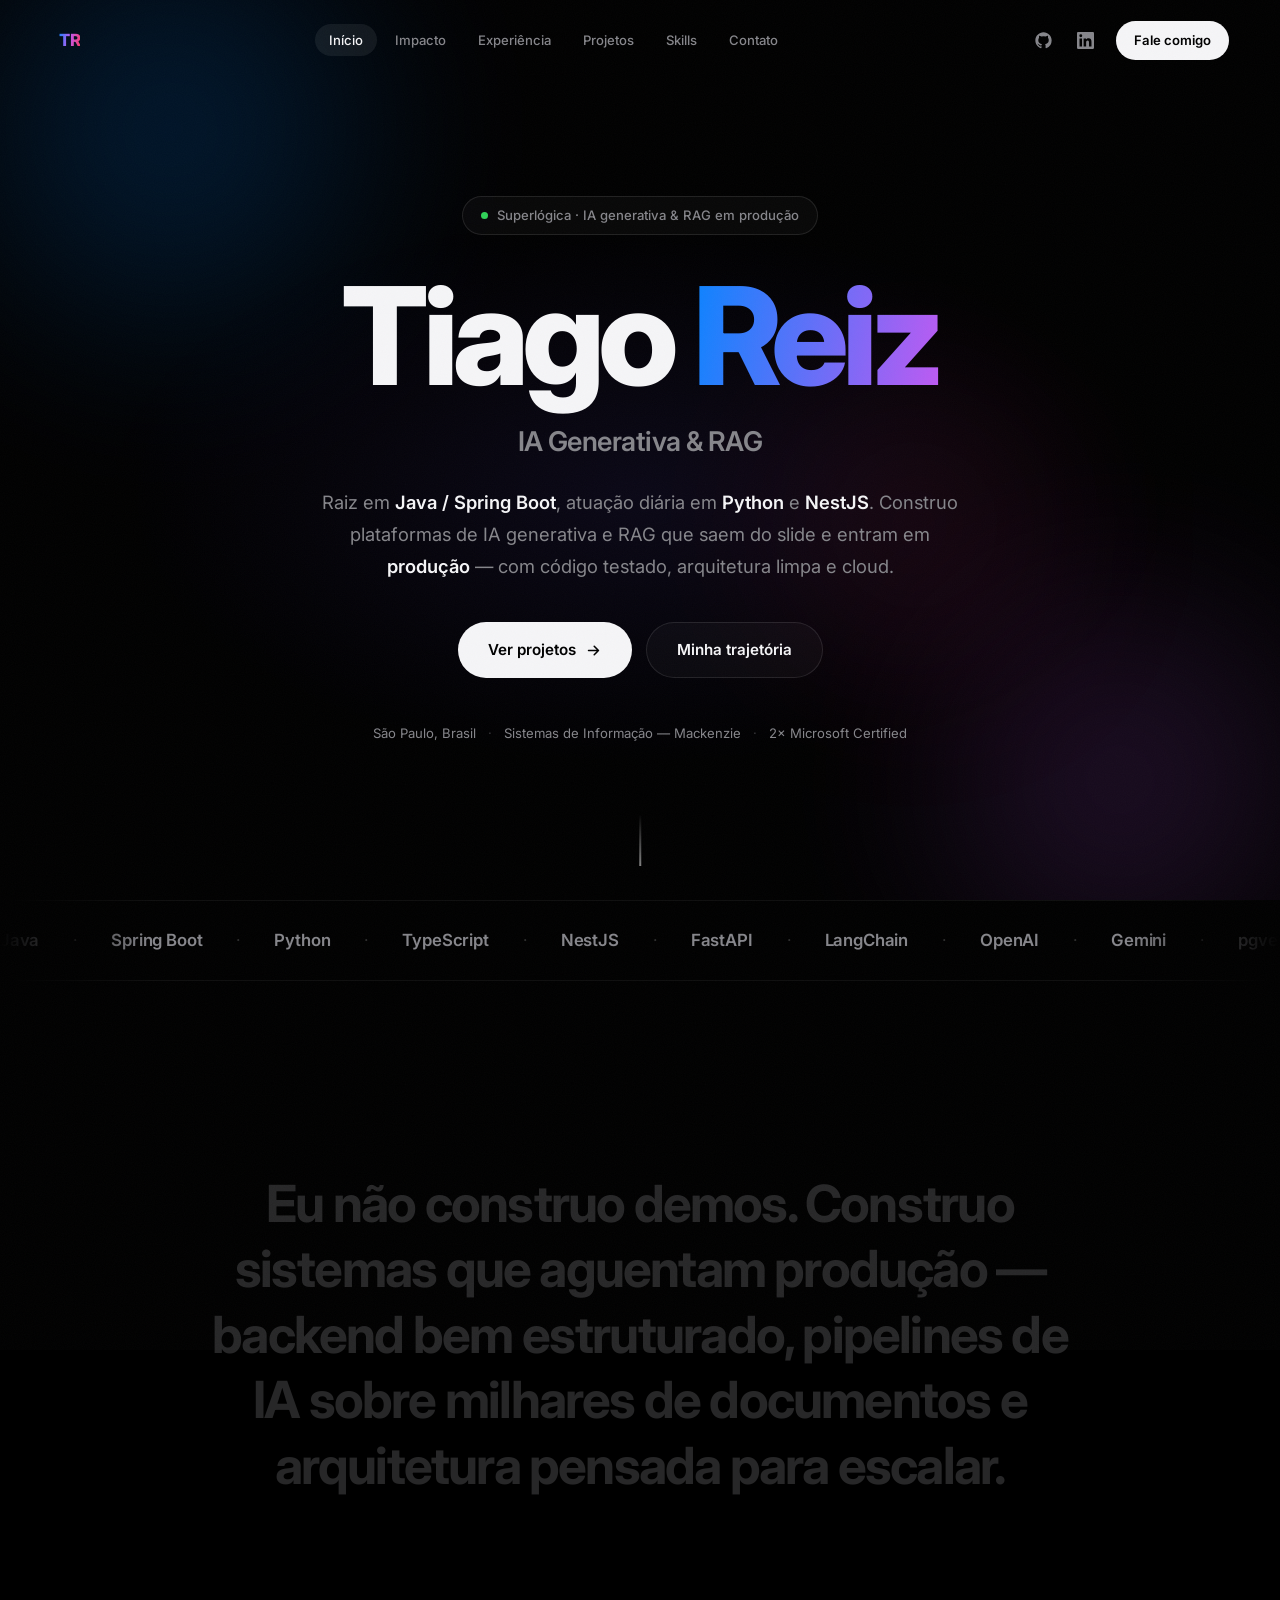
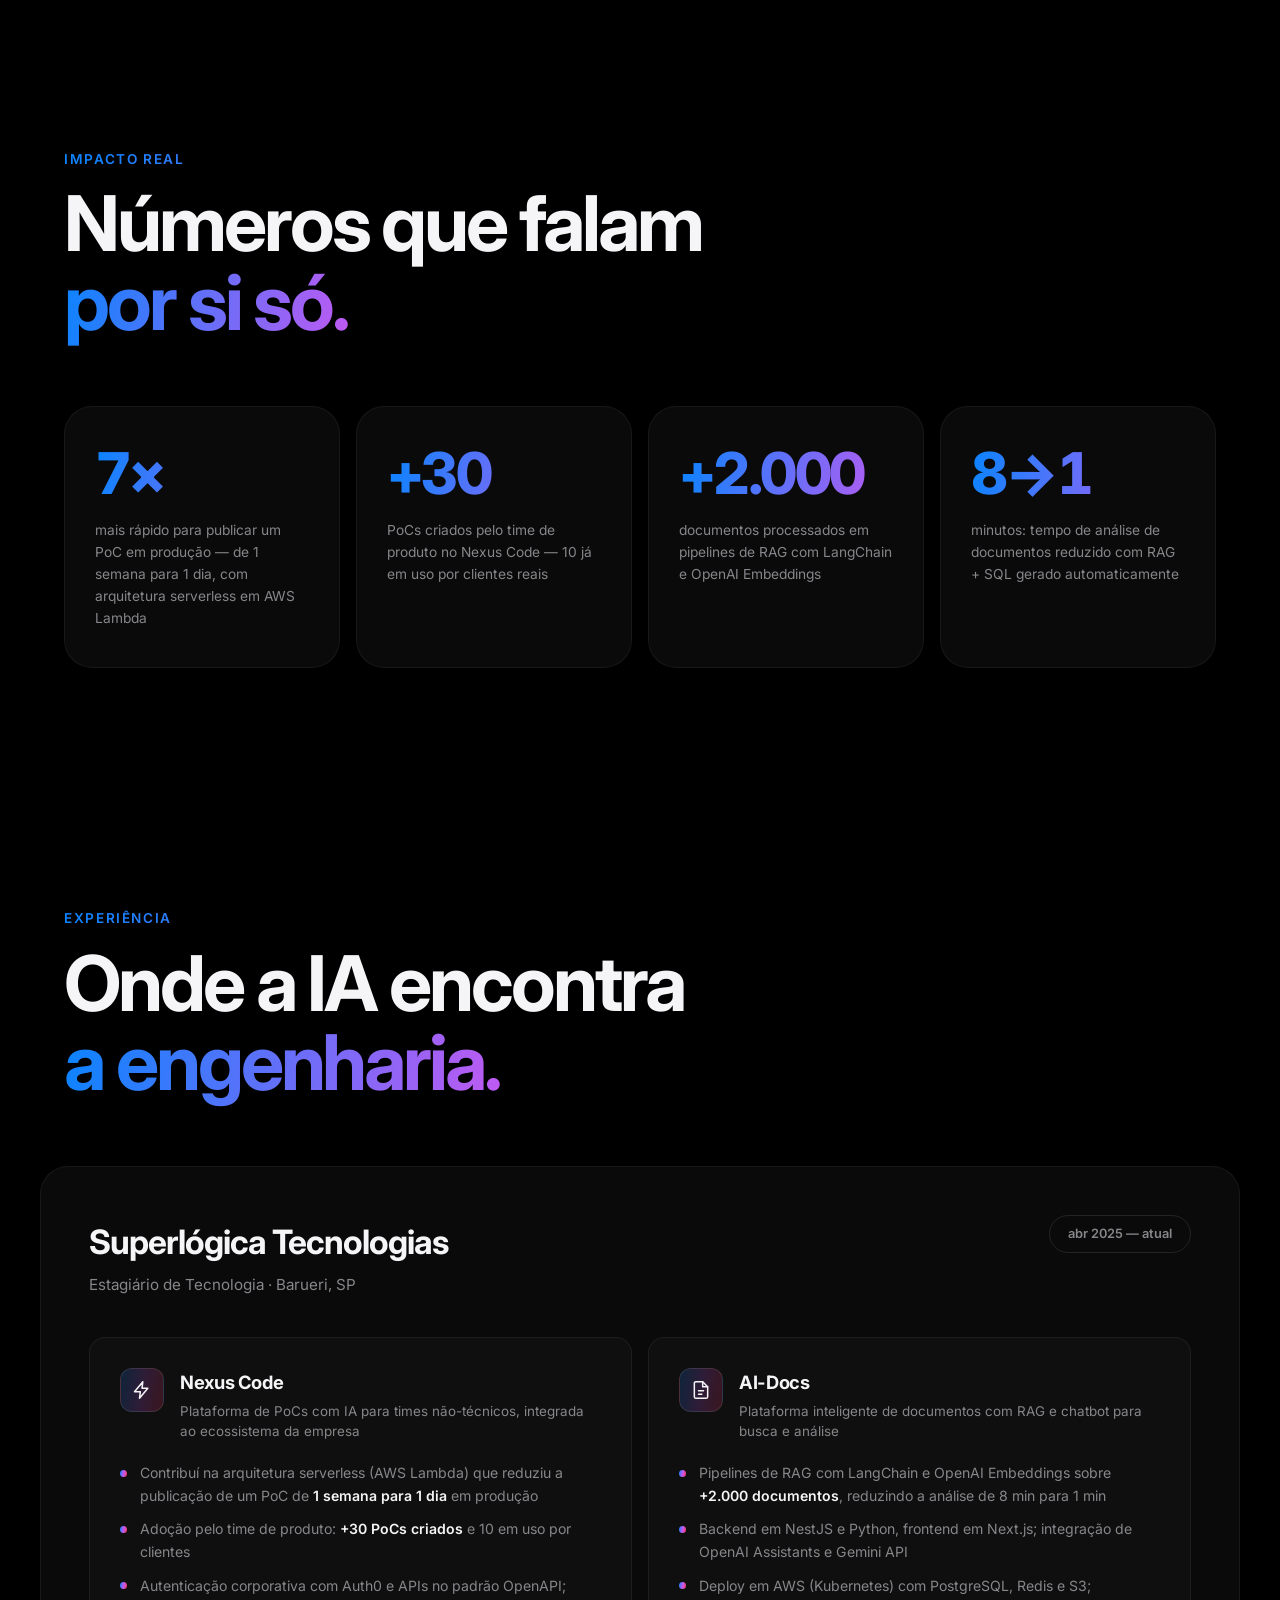
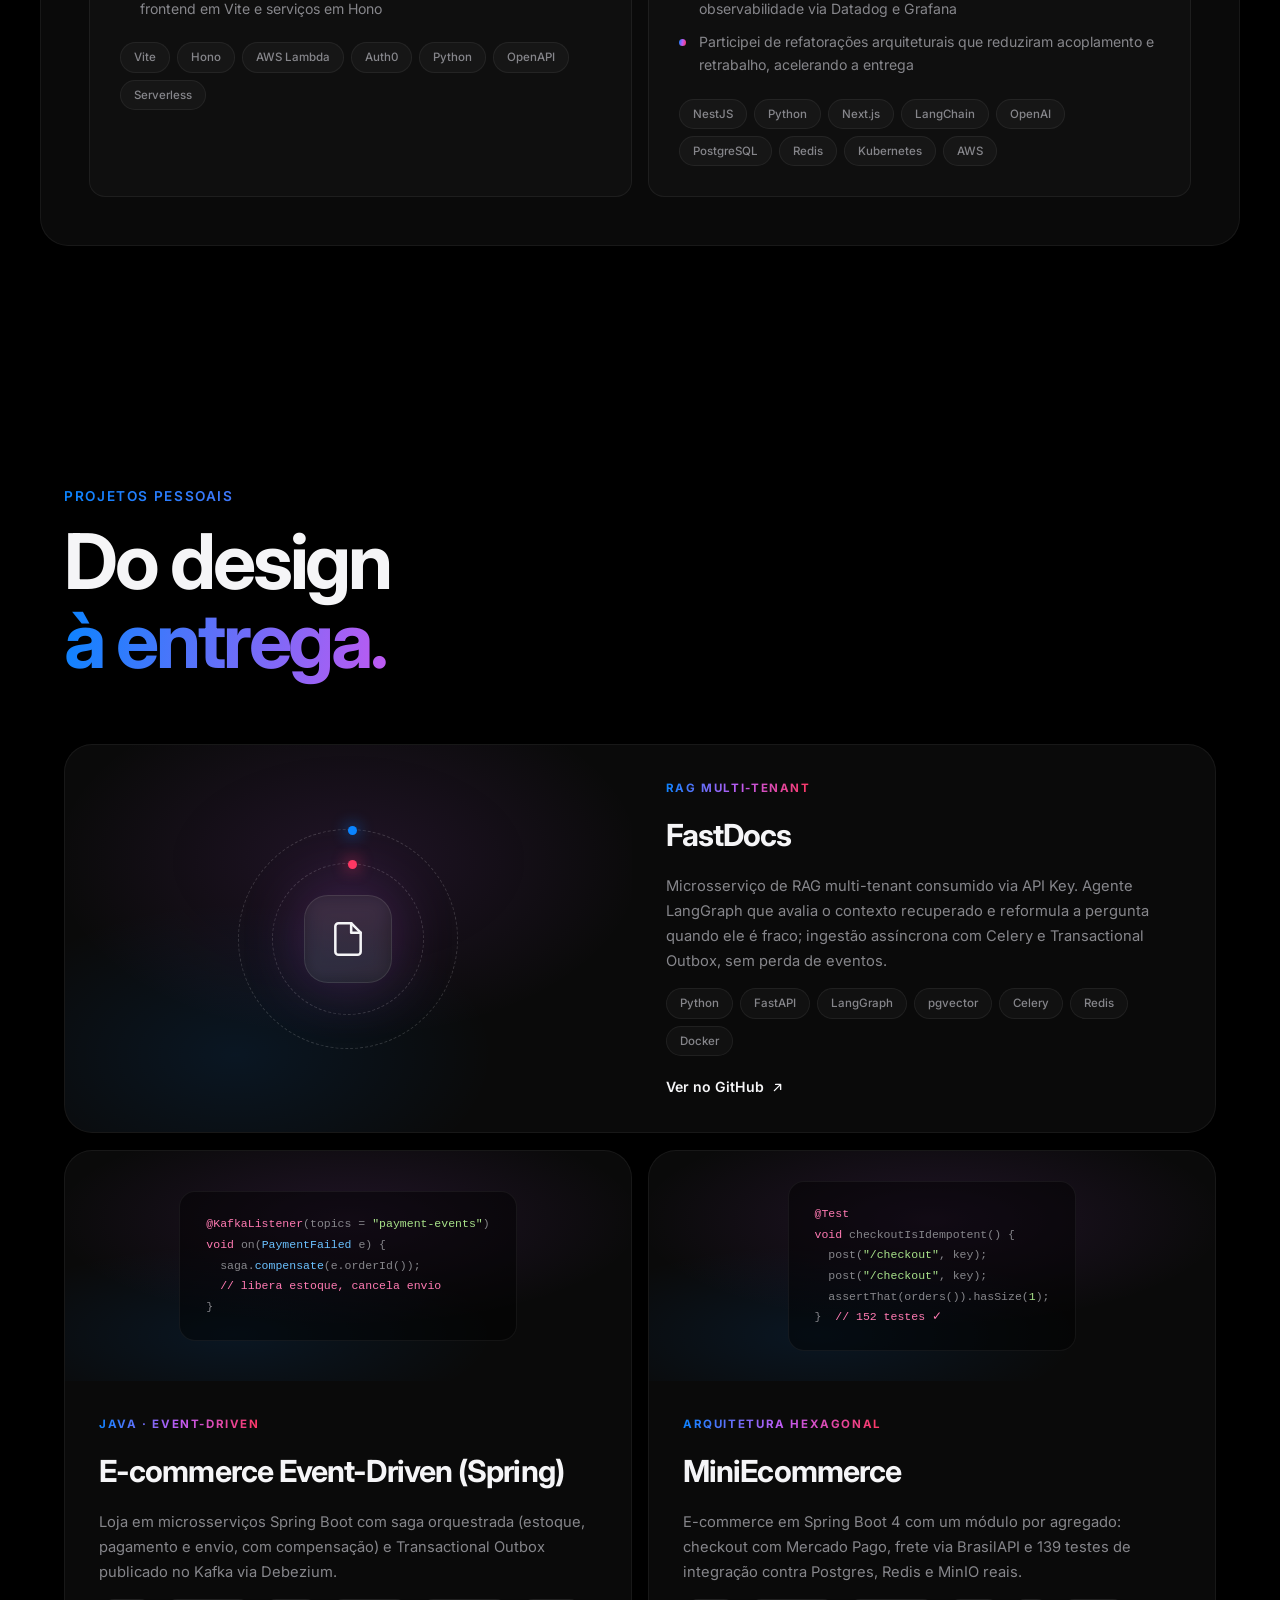
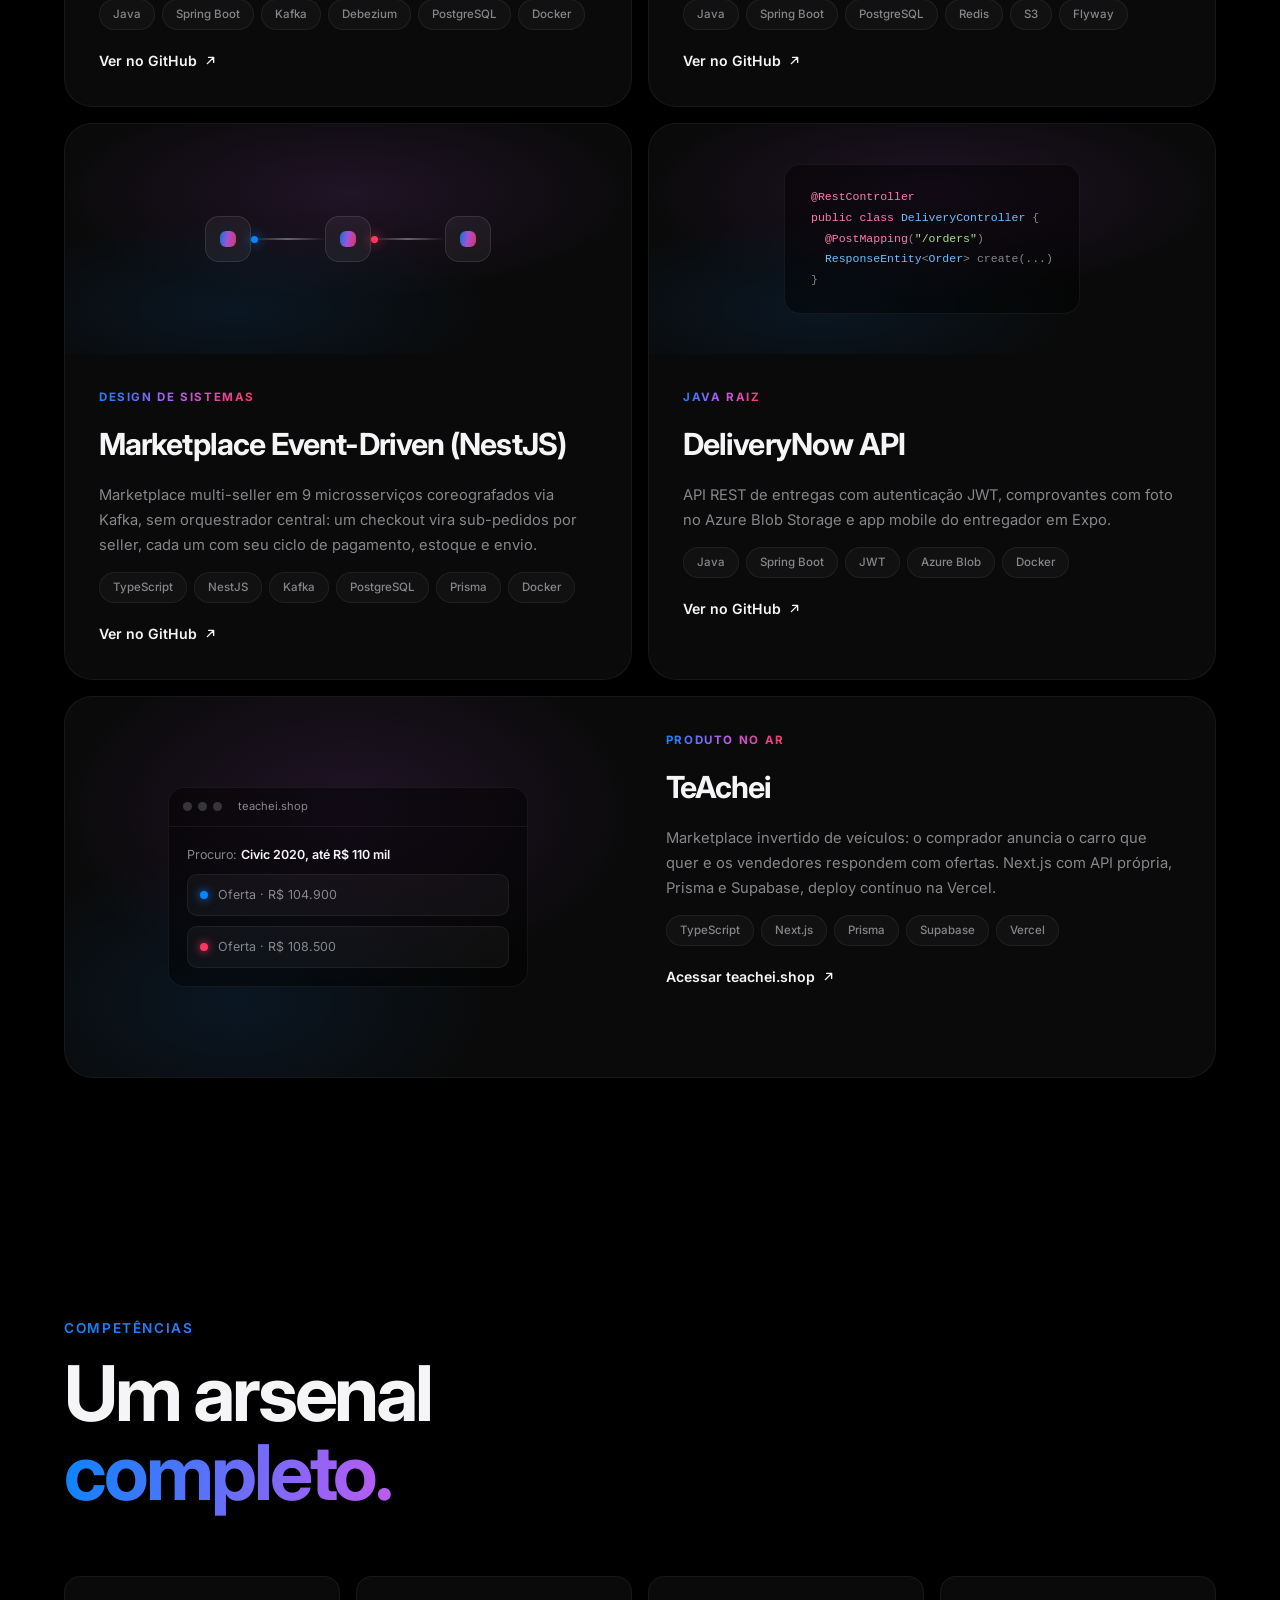
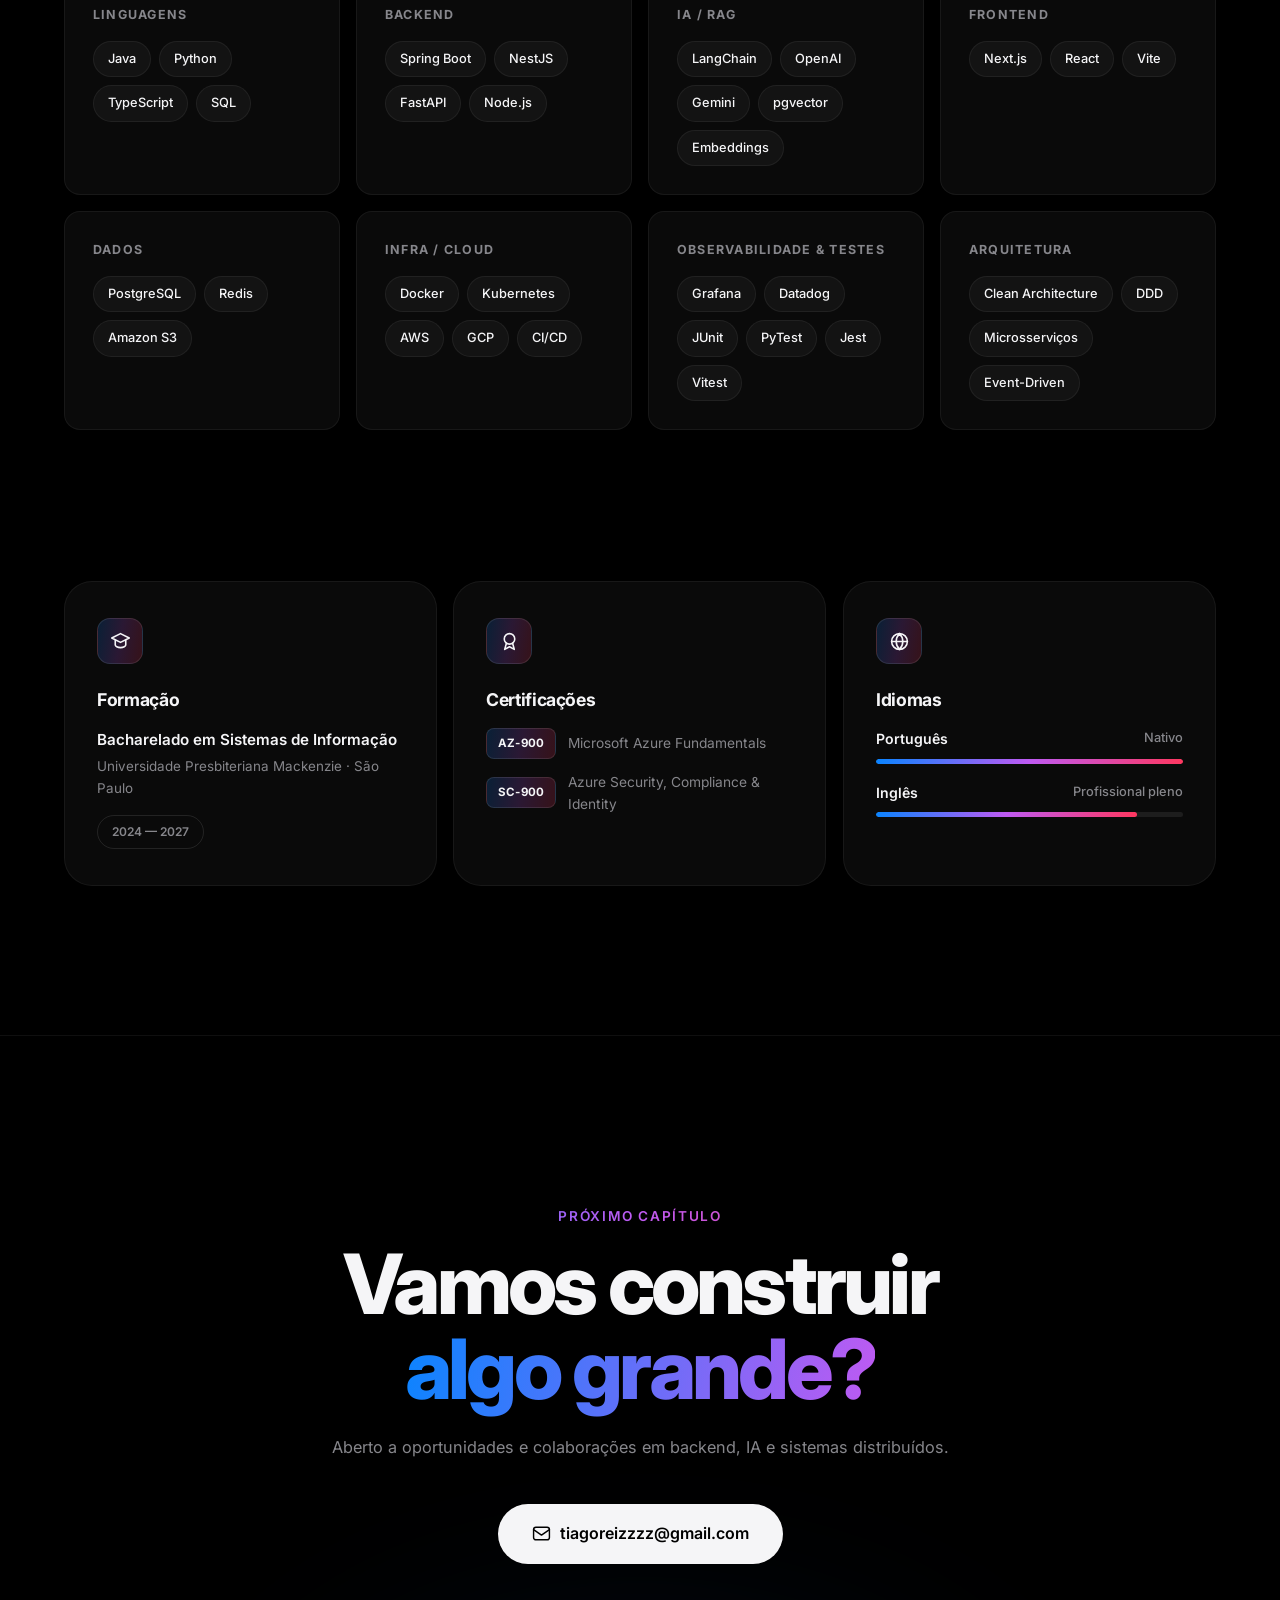
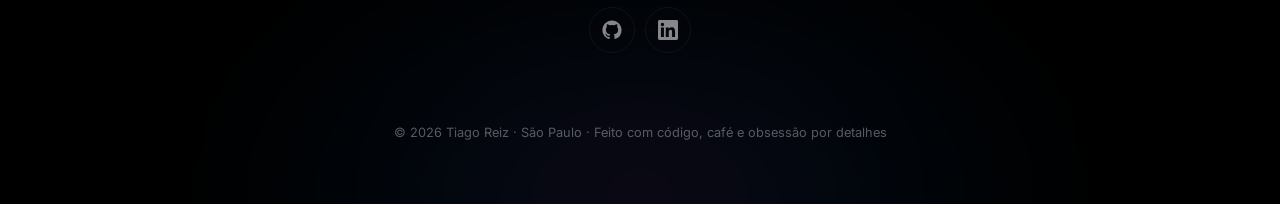
<file: index.html>
<!DOCTYPE html>
<html lang="pt-BR">
<head>
  <meta charset="UTF-8" />
  <meta name="viewport" content="width=device-width, initial-scale=1.0" />
  <title>Tiago Reiz — Backend · IA/RAG · Sistemas Distribuídos</title>
  <meta name="description" content="Portfolio de Tiago Reiz — Backend, IA generativa e RAG em produção. Java, Spring Boot, Python, NestJS, LangChain, AWS, Docker e Kubernetes." />
  <meta property="og:title" content="Tiago Reiz — Backend · IA/RAG · Sistemas Distribuídos" />
  <meta property="og:description" content="Backend bem estruturado e plataformas de IA generativa em produção. Java · Python · TypeScript · LangChain · AWS." />
  <meta property="og:type" content="website" />
  <link rel="icon" href="data:image/svg+xml,%3Csvg xmlns='http://www.w3.org/2000/svg' viewBox='0 0 64 64'%3E%3Cdefs%3E%3ClinearGradient id='g' x1='0' y1='0' x2='1' y2='1'%3E%3Cstop offset='0' stop-color='%230a84ff'/%3E%3Cstop offset='.5' stop-color='%23bf5af2'/%3E%3Cstop offset='1' stop-color='%23ff375f'/%3E%3C/linearGradient%3E%3C/defs%3E%3Crect width='64' height='64' rx='14' fill='%23000'/%3E%3Ctext x='32' y='42' font-family='-apple-system,Helvetica,Arial' font-size='26' font-weight='700' text-anchor='middle' fill='url(%23g)'%3ETR%3C/text%3E%3C/svg%3E" />
  <link rel="preconnect" href="https://fonts.googleapis.com" />
  <link rel="preconnect" href="https://fonts.gstatic.com" crossorigin />
  <link href="https://fonts.googleapis.com/css2?family=Inter:opsz,wght@14..32,300..900&display=swap" rel="stylesheet" />
  <link rel="stylesheet" href="style.css" />
</head>
<body>

  <!-- Scroll progress -->
  <div id="scroll-progress" aria-hidden="true"></div>

  <!-- Custom cursor -->
  <div id="cursor" aria-hidden="true"></div>
  <div id="cursor-follower" aria-hidden="true"></div>

  <!-- Grain overlay -->
  <div id="grain" aria-hidden="true"></div>

  <!-- ===== NAV ===== -->
  <header id="header">
    <nav id="nav">
      <a href="#inicio" id="logo" aria-label="Início">
        <span class="logo-mark">TR</span>
      </a>

      <ul id="nav-links">
        <li><a href="#inicio" class="nav-link">Início</a></li>
        <li><a href="#impacto" class="nav-link">Impacto</a></li>
        <li><a href="#experiencia" class="nav-link">Experiência</a></li>
        <li><a href="#projetos" class="nav-link">Projetos</a></li>
        <li><a href="#skills" class="nav-link">Skills</a></li>
        <li><a href="#contato" class="nav-link">Contato</a></li>
      </ul>

      <div class="nav-actions">
        <a href="https://github.com/TiagoAReiz" class="icon-link" target="_blank" rel="noopener" aria-label="GitHub">
          <svg viewBox="0 0 24 24" fill="currentColor"><path d="M12 .5C5.65.5.5 5.65.5 12c0 5.08 3.29 9.39 7.86 10.91.58.11.79-.25.79-.55v-2.17c-3.2.7-3.87-1.36-3.87-1.36-.52-1.33-1.28-1.68-1.28-1.68-1.04-.71.08-.7.08-.7 1.15.08 1.76 1.19 1.76 1.19 1.03 1.75 2.69 1.25 3.34.95.1-.74.4-1.25.72-1.54-2.55-.29-5.24-1.28-5.24-5.68 0-1.26.45-2.28 1.19-3.09-.12-.29-.52-1.46.11-3.05 0 0 .97-.31 3.18 1.18a11.1 11.1 0 0 1 5.8 0c2.2-1.49 3.17-1.18 3.17-1.18.63 1.59.23 2.76.11 3.05.74.81 1.19 1.83 1.19 3.09 0 4.41-2.69 5.38-5.26 5.66.41.36.78 1.05.78 2.13v3.16c0 .3.21.67.8.55A11.51 11.51 0 0 0 23.5 12C23.5 5.65 18.35.5 12 .5Z"/></svg>
        </a>
        <a href="https://www.linkedin.com/in/tiago-reiz-075a702b3" class="icon-link" target="_blank" rel="noopener" aria-label="LinkedIn">
          <svg viewBox="0 0 24 24" fill="currentColor"><path d="M20.45 20.45h-3.55v-5.57c0-1.33-.03-3.04-1.85-3.04-1.86 0-2.14 1.45-2.14 2.94v5.67H9.35V9h3.41v1.56h.05c.48-.9 1.64-1.85 3.37-1.85 3.6 0 4.27 2.37 4.27 5.46v6.28ZM5.34 7.43a2.06 2.06 0 1 1 0-4.12 2.06 2.06 0 0 1 0 4.12ZM7.12 20.45H3.55V9h3.57v11.45ZM22.22 0H1.77C.79 0 0 .77 0 1.73v20.54C0 23.23.79 24 1.77 24h20.45c.98 0 1.78-.77 1.78-1.73V1.73C24 .77 23.2 0 22.22 0Z"/></svg>
        </a>
        <a href="mailto:tiagoreizzzz@gmail.com" class="nav-cta magnetic">Fale comigo</a>
      </div>

      <button id="mobile-menu-btn" aria-label="Abrir menu" aria-expanded="false">
        <span></span><span></span>
      </button>
    </nav>
  </header>

  <!-- Mobile menu -->
  <div id="mobile-menu" aria-hidden="true">
    <ul>
      <li><a href="#inicio" class="mobile-link">Início</a></li>
      <li><a href="#impacto" class="mobile-link">Impacto</a></li>
      <li><a href="#experiencia" class="mobile-link">Experiência</a></li>
      <li><a href="#projetos" class="mobile-link">Projetos</a></li>
      <li><a href="#skills" class="mobile-link">Skills</a></li>
      <li><a href="#contato" class="mobile-link">Contato</a></li>
    </ul>
    <div class="mobile-social">
      <a href="https://github.com/TiagoAReiz" target="_blank" rel="noopener" aria-label="GitHub">GitHub</a>
      <a href="https://www.linkedin.com/in/tiago-reiz-075a702b3" target="_blank" rel="noopener" aria-label="LinkedIn">LinkedIn</a>
    </div>
  </div>

  <!-- ===== HERO ===== -->
  <section id="inicio">
    <div class="hero-bg" aria-hidden="true">
      <div class="aurora aurora-1"></div>
      <div class="aurora aurora-2"></div>
      <div class="aurora aurora-3"></div>
      <div class="hero-glow"></div>
    </div>

    <div id="hero-content">
      <p class="hero-eyebrow" data-hero>
        <span class="status-dot"></span>
        Superlógica · IA generativa &amp; RAG em produção
      </p>

      <h1 id="hero-name" aria-label="Tiago Reiz">
        <span class="word" data-hero>Tiago</span>
        <span class="word grad" data-hero>Reiz</span>
      </h1>

      <div class="hero-roles" data-hero aria-live="polite">
        <span id="role-rotator" class="role">Backend Engineer</span>
      </div>

      <p class="hero-sub" data-hero>
        Raiz em <strong>Java / Spring Boot</strong>, atuação diária em <strong>Python</strong> e <strong>NestJS</strong>.
        Construo plataformas de IA generativa e RAG que saem do slide e entram em <strong>produção</strong> —
        com código testado, arquitetura limpa e cloud.
      </p>

      <div class="hero-cta" data-hero>
        <a href="#projetos" class="btn-primary magnetic">Ver projetos
          <svg viewBox="0 0 24 24" fill="none" stroke="currentColor" stroke-width="2.2" stroke-linecap="round" stroke-linejoin="round"><path d="M5 12h14M13 6l6 6-6 6"/></svg>
        </a>
        <a href="#experiencia" class="btn-secondary magnetic">Minha trajetória</a>
      </div>

      <div class="hero-meta" data-hero>
        <span>São Paulo, Brasil</span>
        <span class="dot">·</span>
        <span>Sistemas de Informação — Mackenzie</span>
        <span class="dot">·</span>
        <span>2× Microsoft Certified</span>
      </div>
    </div>

    <div class="scroll-indicator" aria-hidden="true">
      <div class="scroll-line"></div>
    </div>
  </section>

  <!-- ===== TECH MARQUEE ===== -->
  <div class="marquee" aria-hidden="true">
    <div class="marquee-track">
      <div class="marquee-group">
        <span>Java</span><i>·</i><span>Spring Boot</span><i>·</i><span>Python</span><i>·</i><span>TypeScript</span><i>·</i><span>NestJS</span><i>·</i><span>FastAPI</span><i>·</i><span>LangChain</span><i>·</i><span>OpenAI</span><i>·</i><span>Gemini</span><i>·</i><span>pgvector</span><i>·</i><span>PostgreSQL</span><i>·</i><span>Redis</span><i>·</i><span>Kafka</span><i>·</i><span>Docker</span><i>·</i><span>Kubernetes</span><i>·</i><span>AWS</span><i>·</i><span>GCP</span><i>·</i><span>Next.js</span><i>·</i>
      </div>
      <div class="marquee-group">
        <span>Java</span><i>·</i><span>Spring Boot</span><i>·</i><span>Python</span><i>·</i><span>TypeScript</span><i>·</i><span>NestJS</span><i>·</i><span>FastAPI</span><i>·</i><span>LangChain</span><i>·</i><span>OpenAI</span><i>·</i><span>Gemini</span><i>·</i><span>pgvector</span><i>·</i><span>PostgreSQL</span><i>·</i><span>Redis</span><i>·</i><span>Kafka</span><i>·</i><span>Docker</span><i>·</i><span>Kubernetes</span><i>·</i><span>AWS</span><i>·</i><span>GCP</span><i>·</i><span>Next.js</span><i>·</i>
      </div>
    </div>
  </div>

  <!-- ===== STATEMENT (scroll-lit text) ===== -->
  <section id="statement">
    <p id="statement-text">
      Eu não construo demos. Construo <em>sistemas</em> que aguentam produção —
      backend bem estruturado, pipelines de <em>IA</em> sobre milhares de documentos
      e arquitetura pensada para <em>escalar</em>.
    </p>
  </section>

  <!-- ===== IMPACT / STATS ===== -->
  <section id="impacto">
    <div class="section-header">
      <p class="section-eyebrow reveal">Impacto real</p>
      <h2 class="section-title reveal">Números que falam<br /><span class="grad">por si só.</span></h2>
    </div>

    <div class="stats-grid">
      <div class="stat-card spotlight reveal">
        <div class="stat-value"><span class="count" data-target="7">0</span>×</div>
        <p class="stat-label">mais rápido para publicar um PoC em produção — de 1 semana para 1 dia, com arquitetura serverless em AWS Lambda</p>
      </div>
      <div class="stat-card spotlight reveal" data-delay="1">
        <div class="stat-value">+<span class="count" data-target="30">0</span></div>
        <p class="stat-label">PoCs criados pelo time de produto no Nexus Code — 10 já em uso por clientes reais</p>
      </div>
      <div class="stat-card spotlight reveal" data-delay="2">
        <div class="stat-value">+<span class="count" data-target="2000">0</span></div>
        <p class="stat-label">documentos processados em pipelines de RAG com LangChain e OpenAI Embeddings</p>
      </div>
      <div class="stat-card spotlight reveal" data-delay="3">
        <div class="stat-value"><span class="count" data-target="8">0</span>→1</div>
        <p class="stat-label">minutos: tempo de análise de documentos reduzido com RAG + SQL gerado automaticamente</p>
      </div>
    </div>
  </section>

  <!-- ===== EXPERIENCE ===== -->
  <section id="experiencia">
    <div class="section-header">
      <p class="section-eyebrow reveal">Experiência</p>
      <h2 class="section-title reveal">Onde a IA encontra<br /><span class="grad">a engenharia.</span></h2>
    </div>

    <div class="xp-card spotlight reveal">
      <div class="xp-head">
        <div>
          <h3>Superlógica Tecnologias</h3>
          <p class="xp-role">Estagiário de Tecnologia · Barueri, SP</p>
        </div>
        <span class="xp-date">abr 2025 — atual</span>
      </div>

      <div class="xp-products">
        <article class="xp-product">
          <div class="xp-product-head">
            <span class="xp-product-icon" aria-hidden="true">
              <svg viewBox="0 0 24 24" fill="none" stroke="currentColor" stroke-width="1.8" stroke-linecap="round" stroke-linejoin="round"><path d="M13 2 3 14h7l-1 8 10-12h-7l1-8Z"/></svg>
            </span>
            <div>
              <h4>Nexus Code</h4>
              <p>Plataforma de PoCs com IA para times não-técnicos, integrada ao ecossistema da empresa</p>
            </div>
          </div>
          <ul class="xp-bullets">
            <li>Contribuí na arquitetura serverless (AWS Lambda) que reduziu a publicação de um PoC de <strong>1 semana para 1 dia</strong> em produção</li>
            <li>Adoção pelo time de produto: <strong>+30 PoCs criados</strong> e 10 em uso por clientes</li>
            <li>Autenticação corporativa com Auth0 e APIs no padrão OpenAPI; frontend em Vite e serviços em Hono</li>
          </ul>
          <div class="tags">
            <span class="tag">Vite</span><span class="tag">Hono</span><span class="tag">AWS Lambda</span><span class="tag">Auth0</span><span class="tag">Python</span><span class="tag">OpenAPI</span><span class="tag">Serverless</span>
          </div>
        </article>

        <article class="xp-product">
          <div class="xp-product-head">
            <span class="xp-product-icon" aria-hidden="true">
              <svg viewBox="0 0 24 24" fill="none" stroke="currentColor" stroke-width="1.8" stroke-linecap="round" stroke-linejoin="round"><path d="M14 2H6a2 2 0 0 0-2 2v16a2 2 0 0 0 2 2h12a2 2 0 0 0 2-2V8Z"/><path d="M14 2v6h6M9 13h6M9 17h4"/></svg>
            </span>
            <div>
              <h4>AI-Docs</h4>
              <p>Plataforma inteligente de documentos com RAG e chatbot para busca e análise</p>
            </div>
          </div>
          <ul class="xp-bullets">
            <li>Pipelines de RAG com LangChain e OpenAI Embeddings sobre <strong>+2.000 documentos</strong>, reduzindo a análise de 8 min para 1 min</li>
            <li>Backend em NestJS e Python, frontend em Next.js; integração de OpenAI Assistants e Gemini API</li>
            <li>Deploy em AWS (Kubernetes) com PostgreSQL, Redis e S3; observabilidade via Datadog e Grafana</li>
            <li>Participei de refatorações arquiteturais que reduziram acoplamento e retrabalho, acelerando a entrega</li>
          </ul>
          <div class="tags">
            <span class="tag">NestJS</span><span class="tag">Python</span><span class="tag">Next.js</span><span class="tag">LangChain</span><span class="tag">OpenAI</span><span class="tag">PostgreSQL</span><span class="tag">Redis</span><span class="tag">Kubernetes</span><span class="tag">AWS</span>
          </div>
        </article>
      </div>
    </div>
  </section>

  <!-- ===== PROJECTS (bento) ===== -->
  <section id="projetos">
    <div class="section-header">
      <p class="section-eyebrow reveal">Projetos pessoais</p>
      <h2 class="section-title reveal">Do design<br /><span class="grad">à entrega.</span></h2>
    </div>

    <div class="bento">

      <a href="https://github.com/TiagoAReiz/fastdocs" target="_blank" rel="noopener" class="bento-card bento-lg spotlight tilt reveal">
        <div class="bento-visual visual-fastdocs" aria-hidden="true">
          <div class="visual-orbit">
            <span class="orbit-ring"></span>
            <span class="orbit-ring r2"></span>
            <span class="orbit-core">
              <svg viewBox="0 0 24 24" fill="none" stroke="currentColor" stroke-width="1.6" stroke-linecap="round" stroke-linejoin="round"><path d="M14 2H6a2 2 0 0 0-2 2v16a2 2 0 0 0 2 2h12a2 2 0 0 0 2-2V8Z"/><path d="M14 2v6h6"/></svg>
            </span>
          </div>
        </div>
        <div class="bento-info">
          <span class="bento-kicker">RAG multi-tenant</span>
          <h3>FastDocs</h3>
          <p>Microsserviço de RAG multi-tenant consumido via API Key. Agente LangGraph que avalia o contexto recuperado e reformula a pergunta quando ele é fraco; ingestão assíncrona com Celery e Transactional Outbox, sem perda de eventos.</p>
          <div class="tags">
            <span class="tag">Python</span><span class="tag">FastAPI</span><span class="tag">LangGraph</span><span class="tag">pgvector</span><span class="tag">Celery</span><span class="tag">Redis</span><span class="tag">Docker</span>
          </div>
          <span class="bento-link">Ver no GitHub
            <svg viewBox="0 0 24 24" fill="none" stroke="currentColor" stroke-width="2.2" stroke-linecap="round" stroke-linejoin="round"><path d="M7 17 17 7M9 7h8v8"/></svg>
          </span>
        </div>
      </a>

      <a href="https://github.com/TiagoAReiz/ecommerce-event-driven-spring" target="_blank" rel="noopener" class="bento-card spotlight tilt reveal" data-delay="1">
        <div class="bento-visual visual-java" aria-hidden="true">
          <pre class="code-visual"><code><span class="c-kw">@KafkaListener</span>(topics = <span class="c-st">"payment-events"</span>)
<span class="c-kw">void</span> on(<span class="c-ty">PaymentFailed</span> e) {
  saga.<span class="c-ty">compensate</span>(e.orderId());
  <span class="c-kw">// libera estoque, cancela envio</span>
}</code></pre>
        </div>
        <div class="bento-info">
          <span class="bento-kicker">Java · Event-driven</span>
          <h3>E-commerce Event-Driven (Spring)</h3>
          <p>Loja em microsserviços Spring Boot com saga orquestrada (estoque, pagamento e envio, com compensação) e Transactional Outbox publicado no Kafka via Debezium.</p>
          <div class="tags">
            <span class="tag">Java</span><span class="tag">Spring Boot</span><span class="tag">Kafka</span><span class="tag">Debezium</span><span class="tag">PostgreSQL</span><span class="tag">Docker</span>
          </div>
          <span class="bento-link">Ver no GitHub
            <svg viewBox="0 0 24 24" fill="none" stroke="currentColor" stroke-width="2.2" stroke-linecap="round" stroke-linejoin="round"><path d="M7 17 17 7M9 7h8v8"/></svg>
          </span>
        </div>
      </a>

      <a href="https://github.com/TiagoAReiz/MiniEcommerce-Spring-boot" target="_blank" rel="noopener" class="bento-card spotlight tilt reveal" data-delay="2">
        <div class="bento-visual visual-java" aria-hidden="true">
          <pre class="code-visual"><code><span class="c-kw">@Test</span>
<span class="c-kw">void</span> checkoutIsIdempotent() {
  post(<span class="c-st">"/checkout"</span>, key);
  post(<span class="c-st">"/checkout"</span>, key);
  assertThat(orders()).hasSize(<span class="c-st">1</span>);
}  <span class="c-kw">// 152 testes ✓</span></code></pre>
        </div>
        <div class="bento-info">
          <span class="bento-kicker">Arquitetura hexagonal</span>
          <h3>MiniEcommerce</h3>
          <p>E-commerce em Spring Boot 4 com um módulo por agregado: checkout com Mercado Pago, frete via BrasilAPI e 139 testes de integração contra Postgres, Redis e MinIO reais.</p>
          <div class="tags">
            <span class="tag">Java</span><span class="tag">Spring Boot</span><span class="tag">PostgreSQL</span><span class="tag">Redis</span><span class="tag">S3</span><span class="tag">Flyway</span>
          </div>
          <span class="bento-link">Ver no GitHub
            <svg viewBox="0 0 24 24" fill="none" stroke="currentColor" stroke-width="2.2" stroke-linecap="round" stroke-linejoin="round"><path d="M7 17 17 7M9 7h8v8"/></svg>
          </span>
        </div>
      </a>

      <a href="https://github.com/TiagoAReiz/Ecommerce-Event-Driven" target="_blank" rel="noopener" class="bento-card spotlight tilt reveal" data-delay="1">
        <div class="bento-visual visual-events" aria-hidden="true">
          <div class="event-flow">
            <span class="event-node"></span>
            <span class="event-stream"></span>
            <span class="event-node n2"></span>
            <span class="event-stream s2"></span>
            <span class="event-node n3"></span>
          </div>
        </div>
        <div class="bento-info">
          <span class="bento-kicker">Design de sistemas</span>
          <h3>Marketplace Event-Driven (NestJS)</h3>
          <p>Marketplace multi-seller em 9 microsserviços coreografados via Kafka, sem orquestrador central: um checkout vira sub-pedidos por seller, cada um com seu ciclo de pagamento, estoque e envio.</p>
          <div class="tags">
            <span class="tag">TypeScript</span><span class="tag">NestJS</span><span class="tag">Kafka</span><span class="tag">PostgreSQL</span><span class="tag">Prisma</span><span class="tag">Docker</span>
          </div>
          <span class="bento-link">Ver no GitHub
            <svg viewBox="0 0 24 24" fill="none" stroke="currentColor" stroke-width="2.2" stroke-linecap="round" stroke-linejoin="round"><path d="M7 17 17 7M9 7h8v8"/></svg>
          </span>
        </div>
      </a>

      <a href="https://github.com/TiagoAReiz/DeliveryNow-Api" target="_blank" rel="noopener" class="bento-card spotlight tilt reveal" data-delay="2">
        <div class="bento-visual visual-java" aria-hidden="true">
          <pre class="code-visual"><code><span class="c-kw">@RestController</span>
<span class="c-kw">public class</span> <span class="c-ty">DeliveryController</span> {
  <span class="c-kw">@PostMapping</span>(<span class="c-st">"/orders"</span>)
  <span class="c-ty">ResponseEntity</span>&lt;<span class="c-ty">Order</span>&gt; create(...)
}</code></pre>
        </div>
        <div class="bento-info">
          <span class="bento-kicker">Java raiz</span>
          <h3>DeliveryNow API</h3>
          <p>API REST de entregas com autenticação JWT, comprovantes com foto no Azure Blob Storage e app mobile do entregador em Expo.</p>
          <div class="tags">
            <span class="tag">Java</span><span class="tag">Spring Boot</span><span class="tag">JWT</span><span class="tag">Azure Blob</span><span class="tag">Docker</span>
          </div>
          <span class="bento-link">Ver no GitHub
            <svg viewBox="0 0 24 24" fill="none" stroke="currentColor" stroke-width="2.2" stroke-linecap="round" stroke-linejoin="round"><path d="M7 17 17 7M9 7h8v8"/></svg>
          </span>
        </div>
      </a>

      <a href="https://teachei.shop" target="_blank" rel="noopener" class="bento-card bento-lg spotlight tilt reveal">
        <div class="bento-visual visual-browser" aria-hidden="true">
          <div class="browser-mock">
            <div class="browser-bar"><span></span><span></span><span></span><em>teachei.shop</em></div>
            <div class="browser-body">
              <div class="mock-ask">Procuro: <strong>Civic 2020, até R$ 110 mil</strong></div>
              <div class="mock-offer"><span class="mock-dot"></span>Oferta · R$ 104.900</div>
              <div class="mock-offer o2"><span class="mock-dot"></span>Oferta · R$ 108.500</div>
            </div>
          </div>
        </div>
        <div class="bento-info">
          <span class="bento-kicker">Produto no ar</span>
          <h3>TeAchei</h3>
          <p>Marketplace invertido de veículos: o comprador anuncia o carro que quer e os vendedores respondem com ofertas. Next.js com API própria, Prisma e Supabase, deploy contínuo na Vercel.</p>
          <div class="tags">
            <span class="tag">TypeScript</span><span class="tag">Next.js</span><span class="tag">Prisma</span><span class="tag">Supabase</span><span class="tag">Vercel</span>
          </div>
          <span class="bento-link">Acessar teachei.shop
            <svg viewBox="0 0 24 24" fill="none" stroke="currentColor" stroke-width="2.2" stroke-linecap="round" stroke-linejoin="round"><path d="M7 17 17 7M9 7h8v8"/></svg>
          </span>
        </div>
      </a>

    </div>
  </section>

  <!-- ===== SKILLS ===== -->
  <section id="skills">
    <div class="section-header">
      <p class="section-eyebrow reveal">Competências</p>
      <h2 class="section-title reveal">Um arsenal<br /><span class="grad">completo.</span></h2>
    </div>

    <div class="skills-grid">
      <div class="skill-group spotlight reveal">
        <h3>Linguagens</h3>
        <div class="chips"><span class="chip">Java</span><span class="chip">Python</span><span class="chip">TypeScript</span><span class="chip">SQL</span></div>
      </div>
      <div class="skill-group spotlight reveal" data-delay="1">
        <h3>Backend</h3>
        <div class="chips"><span class="chip">Spring Boot</span><span class="chip">NestJS</span><span class="chip">FastAPI</span><span class="chip">Node.js</span></div>
      </div>
      <div class="skill-group spotlight reveal" data-delay="2">
        <h3>IA / RAG</h3>
        <div class="chips"><span class="chip">LangChain</span><span class="chip">OpenAI</span><span class="chip">Gemini</span><span class="chip">pgvector</span><span class="chip">Embeddings</span></div>
      </div>
      <div class="skill-group spotlight reveal" data-delay="3">
        <h3>Frontend</h3>
        <div class="chips"><span class="chip">Next.js</span><span class="chip">React</span><span class="chip">Vite</span></div>
      </div>
      <div class="skill-group spotlight reveal">
        <h3>Dados</h3>
        <div class="chips"><span class="chip">PostgreSQL</span><span class="chip">Redis</span><span class="chip">Amazon S3</span></div>
      </div>
      <div class="skill-group spotlight reveal" data-delay="1">
        <h3>Infra / Cloud</h3>
        <div class="chips"><span class="chip">Docker</span><span class="chip">Kubernetes</span><span class="chip">AWS</span><span class="chip">GCP</span><span class="chip">CI/CD</span></div>
      </div>
      <div class="skill-group spotlight reveal" data-delay="2">
        <h3>Observabilidade &amp; Testes</h3>
        <div class="chips"><span class="chip">Grafana</span><span class="chip">Datadog</span><span class="chip">JUnit</span><span class="chip">PyTest</span><span class="chip">Jest</span><span class="chip">Vitest</span></div>
      </div>
      <div class="skill-group spotlight reveal" data-delay="3">
        <h3>Arquitetura</h3>
        <div class="chips"><span class="chip">Clean Architecture</span><span class="chip">DDD</span><span class="chip">Microsserviços</span><span class="chip">Event-Driven</span></div>
      </div>
    </div>
  </section>

  <!-- ===== EDUCATION / CERTS / LANGUAGES ===== -->
  <section id="formacao">
    <div class="trio-grid">
      <div class="trio-card spotlight reveal">
        <span class="trio-icon" aria-hidden="true">
          <svg viewBox="0 0 24 24" fill="none" stroke="currentColor" stroke-width="1.8" stroke-linecap="round" stroke-linejoin="round"><path d="m12 3 10 5-10 5L2 8l10-5Z"/><path d="M6 10.5V16c0 1.5 2.7 3 6 3s6-1.5 6-3v-5.5"/></svg>
        </span>
        <h3>Formação</h3>
        <p class="trio-main">Bacharelado em Sistemas de Informação</p>
        <p class="trio-sub">Universidade Presbiteriana Mackenzie · São Paulo</p>
        <span class="trio-date">2024 — 2027</span>
      </div>

      <div class="trio-card spotlight reveal" data-delay="1">
        <span class="trio-icon" aria-hidden="true">
          <svg viewBox="0 0 24 24" fill="none" stroke="currentColor" stroke-width="1.8" stroke-linecap="round" stroke-linejoin="round"><circle cx="12" cy="9" r="6"/><path d="m8.5 14-2 7 5.5-3 5.5 3-2-7"/></svg>
        </span>
        <h3>Certificações</h3>
        <div class="cert-rows">
          <div class="cert-row"><span class="cert-badge">AZ-900</span> Microsoft Azure Fundamentals</div>
          <div class="cert-row"><span class="cert-badge">SC-900</span> Azure Security, Compliance &amp; Identity</div>
        </div>
      </div>

      <div class="trio-card spotlight reveal" data-delay="2">
        <span class="trio-icon" aria-hidden="true">
          <svg viewBox="0 0 24 24" fill="none" stroke="currentColor" stroke-width="1.8" stroke-linecap="round" stroke-linejoin="round"><circle cx="12" cy="12" r="9"/><path d="M3 12h18M12 3c2.5 2.6 3.8 5.7 3.8 9S14.5 18.4 12 21c-2.5-2.6-3.8-5.7-3.8-9S9.5 5.6 12 3Z"/></svg>
        </span>
        <h3>Idiomas</h3>
        <div class="lang-rows">
          <div class="lang-row">
            <div class="lang-top"><span>Português</span><span class="lang-lvl">Nativo</span></div>
            <div class="lang-bar-wrap"><div class="lang-bar" data-level="100"></div></div>
          </div>
          <div class="lang-row">
            <div class="lang-top"><span>Inglês</span><span class="lang-lvl">Profissional pleno</span></div>
            <div class="lang-bar-wrap"><div class="lang-bar" data-level="85"></div></div>
          </div>
        </div>
      </div>
    </div>
  </section>

  <!-- ===== CONTACT / FOOTER ===== -->
  <footer id="contato">
    <div class="footer-bg" aria-hidden="true">
      <div class="aurora aurora-f"></div>
    </div>

    <div class="footer-content">
      <p class="section-eyebrow reveal">Próximo capítulo</p>
      <h2 class="footer-title reveal">Vamos construir<br /><span class="grad">algo grande?</span></h2>
      <p class="footer-sub reveal">Aberto a oportunidades e colaborações em backend, IA e sistemas distribuídos.</p>

      <a href="mailto:tiagoreizzzz@gmail.com" class="btn-email magnetic reveal">
        <svg viewBox="0 0 24 24" fill="none" stroke="currentColor" stroke-width="1.8" stroke-linecap="round" stroke-linejoin="round"><rect x="2" y="4" width="20" height="16" rx="3"/><path d="m2 7 10 7L22 7"/></svg>
        tiagoreizzzz@gmail.com
      </a>

      <div class="footer-social reveal">
        <a href="https://github.com/TiagoAReiz" class="icon-link" target="_blank" rel="noopener" aria-label="GitHub">
          <svg viewBox="0 0 24 24" fill="currentColor"><path d="M12 .5C5.65.5.5 5.65.5 12c0 5.08 3.29 9.39 7.86 10.91.58.11.79-.25.79-.55v-2.17c-3.2.7-3.87-1.36-3.87-1.36-.52-1.33-1.28-1.68-1.28-1.68-1.04-.71.08-.7.08-.7 1.15.08 1.76 1.19 1.76 1.19 1.03 1.75 2.69 1.25 3.34.95.1-.74.4-1.25.72-1.54-2.55-.29-5.24-1.28-5.24-5.68 0-1.26.45-2.28 1.19-3.09-.12-.29-.52-1.46.11-3.05 0 0 .97-.31 3.18 1.18a11.1 11.1 0 0 1 5.8 0c2.2-1.49 3.17-1.18 3.17-1.18.63 1.59.23 2.76.11 3.05.74.81 1.19 1.83 1.19 3.09 0 4.41-2.69 5.38-5.26 5.66.41.36.78 1.05.78 2.13v3.16c0 .3.21.67.8.55A11.51 11.51 0 0 0 23.5 12C23.5 5.65 18.35.5 12 .5Z"/></svg>
        </a>
        <a href="https://www.linkedin.com/in/tiago-reiz-075a702b3" class="icon-link" target="_blank" rel="noopener" aria-label="LinkedIn">
          <svg viewBox="0 0 24 24" fill="currentColor"><path d="M20.45 20.45h-3.55v-5.57c0-1.33-.03-3.04-1.85-3.04-1.86 0-2.14 1.45-2.14 2.94v5.67H9.35V9h3.41v1.56h.05c.48-.9 1.64-1.85 3.37-1.85 3.6 0 4.27 2.37 4.27 5.46v6.28ZM5.34 7.43a2.06 2.06 0 1 1 0-4.12 2.06 2.06 0 0 1 0 4.12ZM7.12 20.45H3.55V9h3.57v11.45ZM22.22 0H1.77C.79 0 0 .77 0 1.73v20.54C0 23.23.79 24 1.77 24h20.45c.98 0 1.78-.77 1.78-1.73V1.73C24 .77 23.2 0 22.22 0Z"/></svg>
        </a>
      </div>

      <p class="footer-copy">© 2026 Tiago Reiz · São Paulo · Feito com código, café e obsessão por detalhes</p>
    </div>
  </footer>

  <script src="main.js" defer></script>
</body>
</html>
</file>
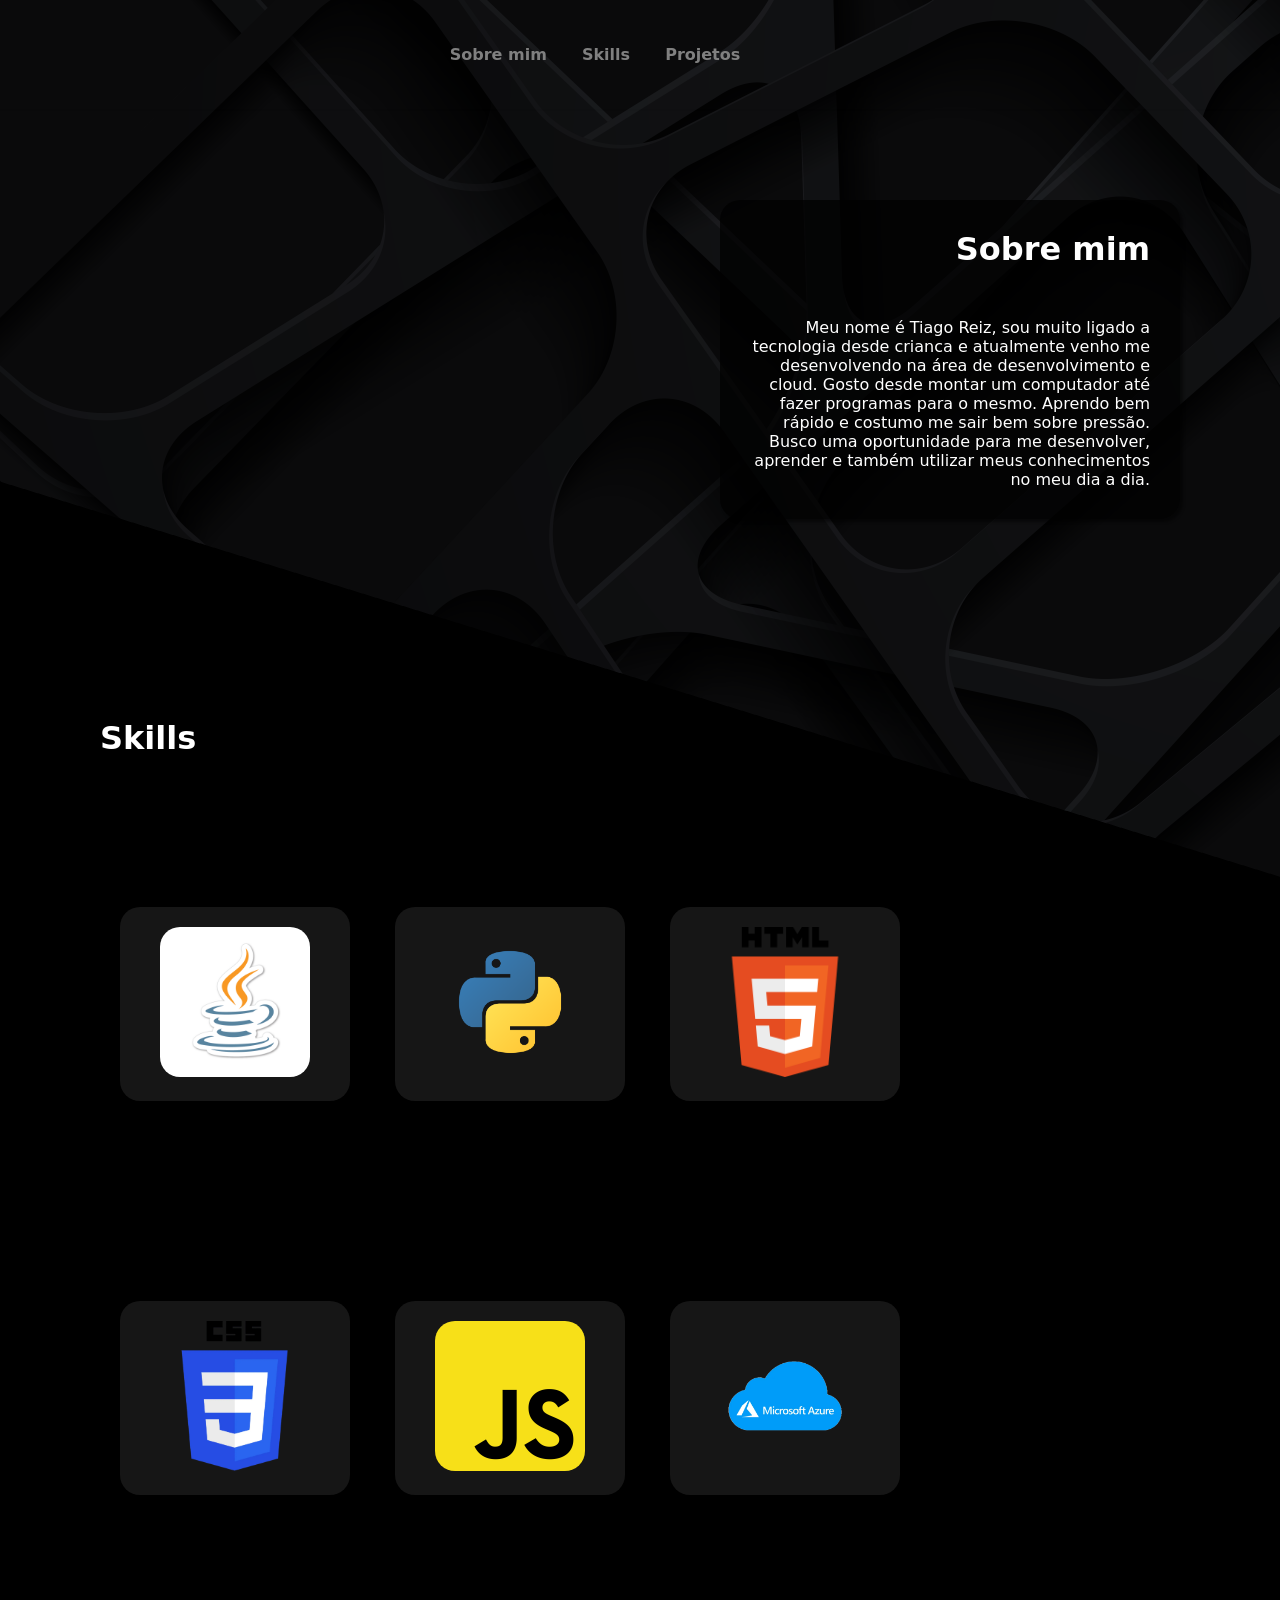
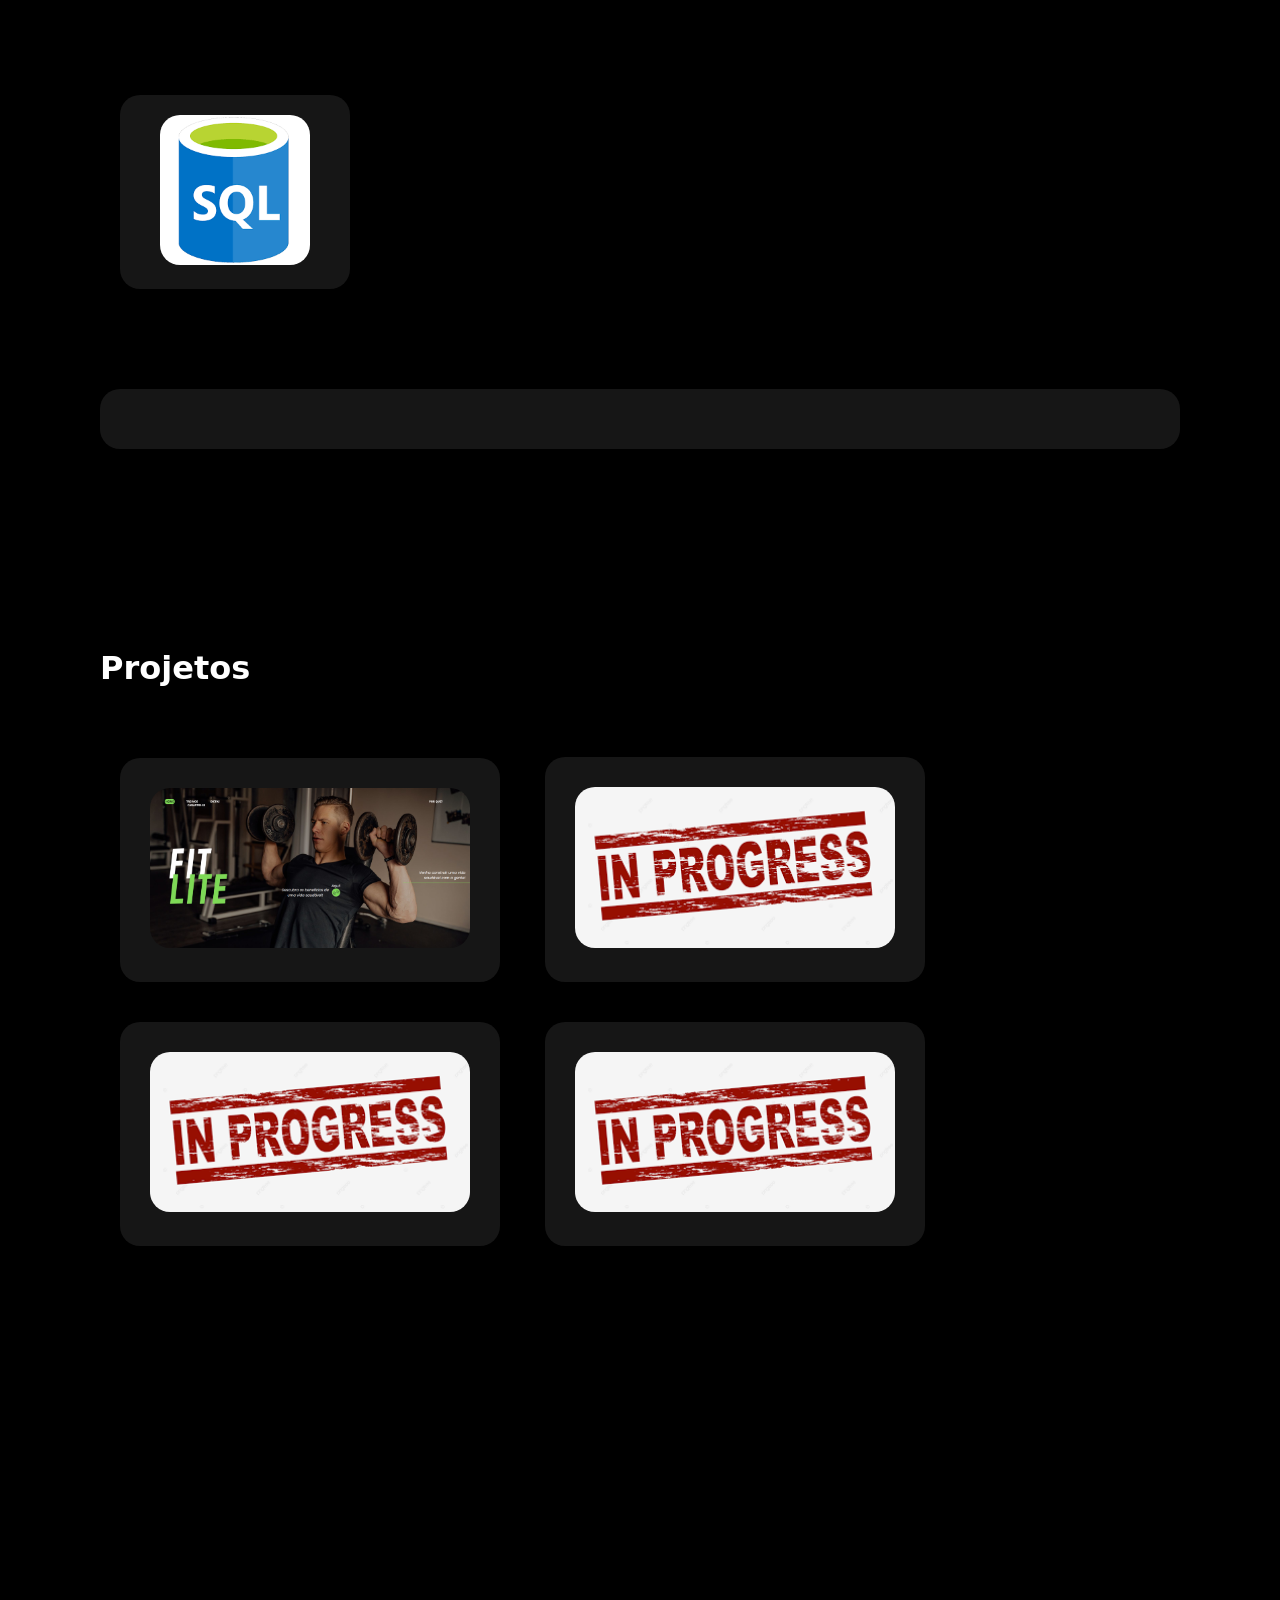
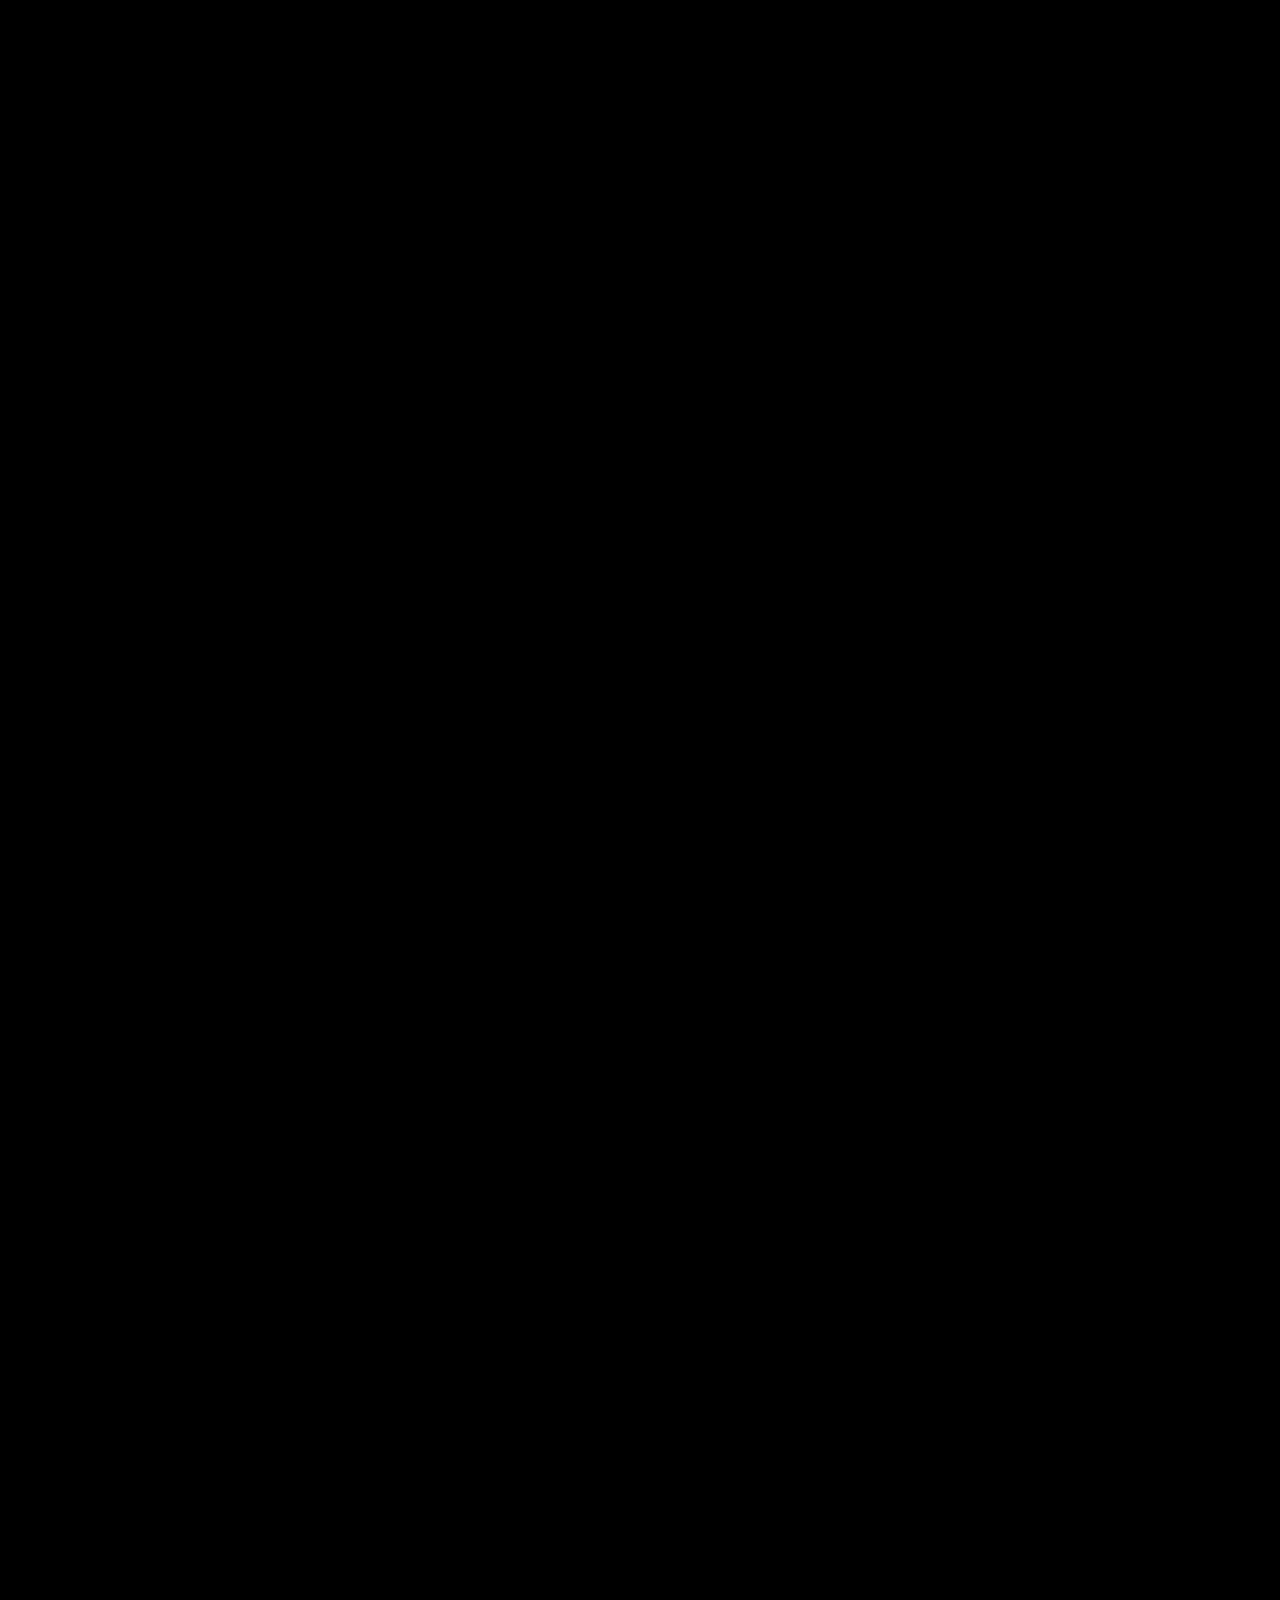
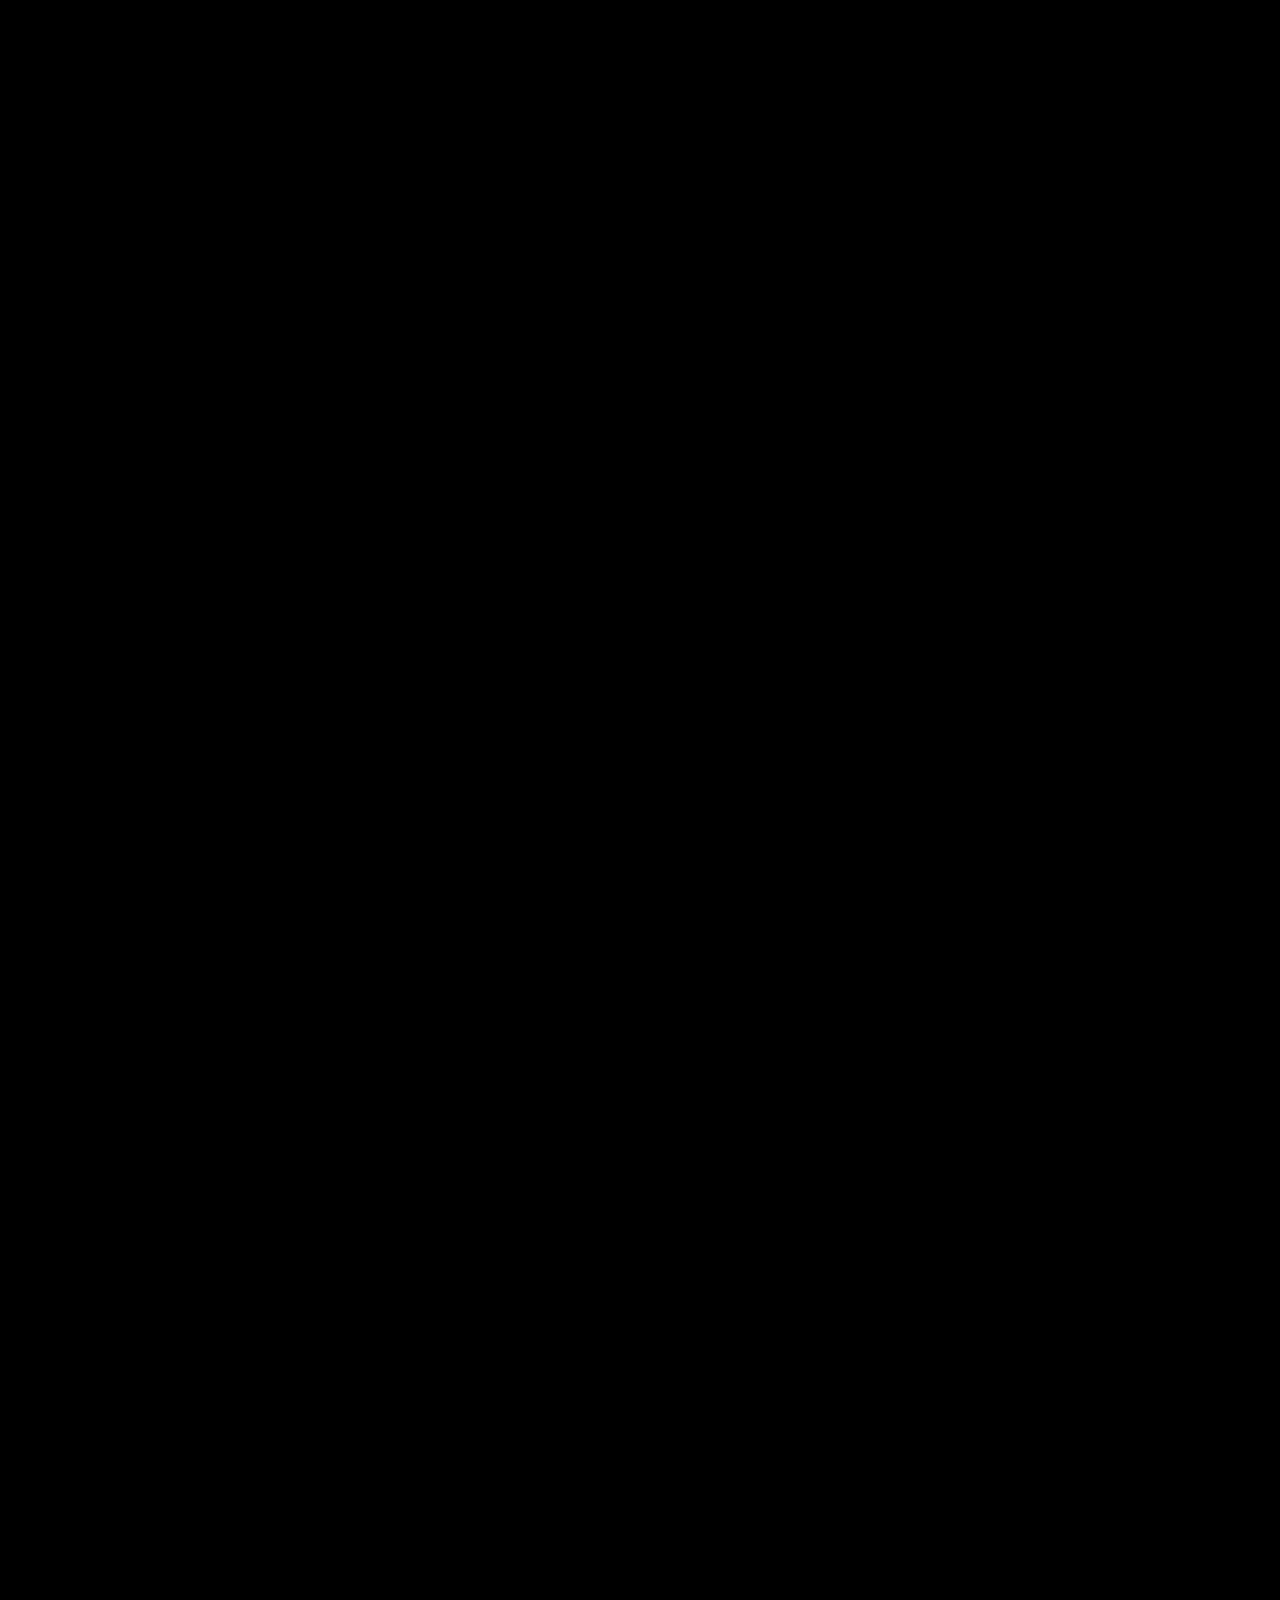
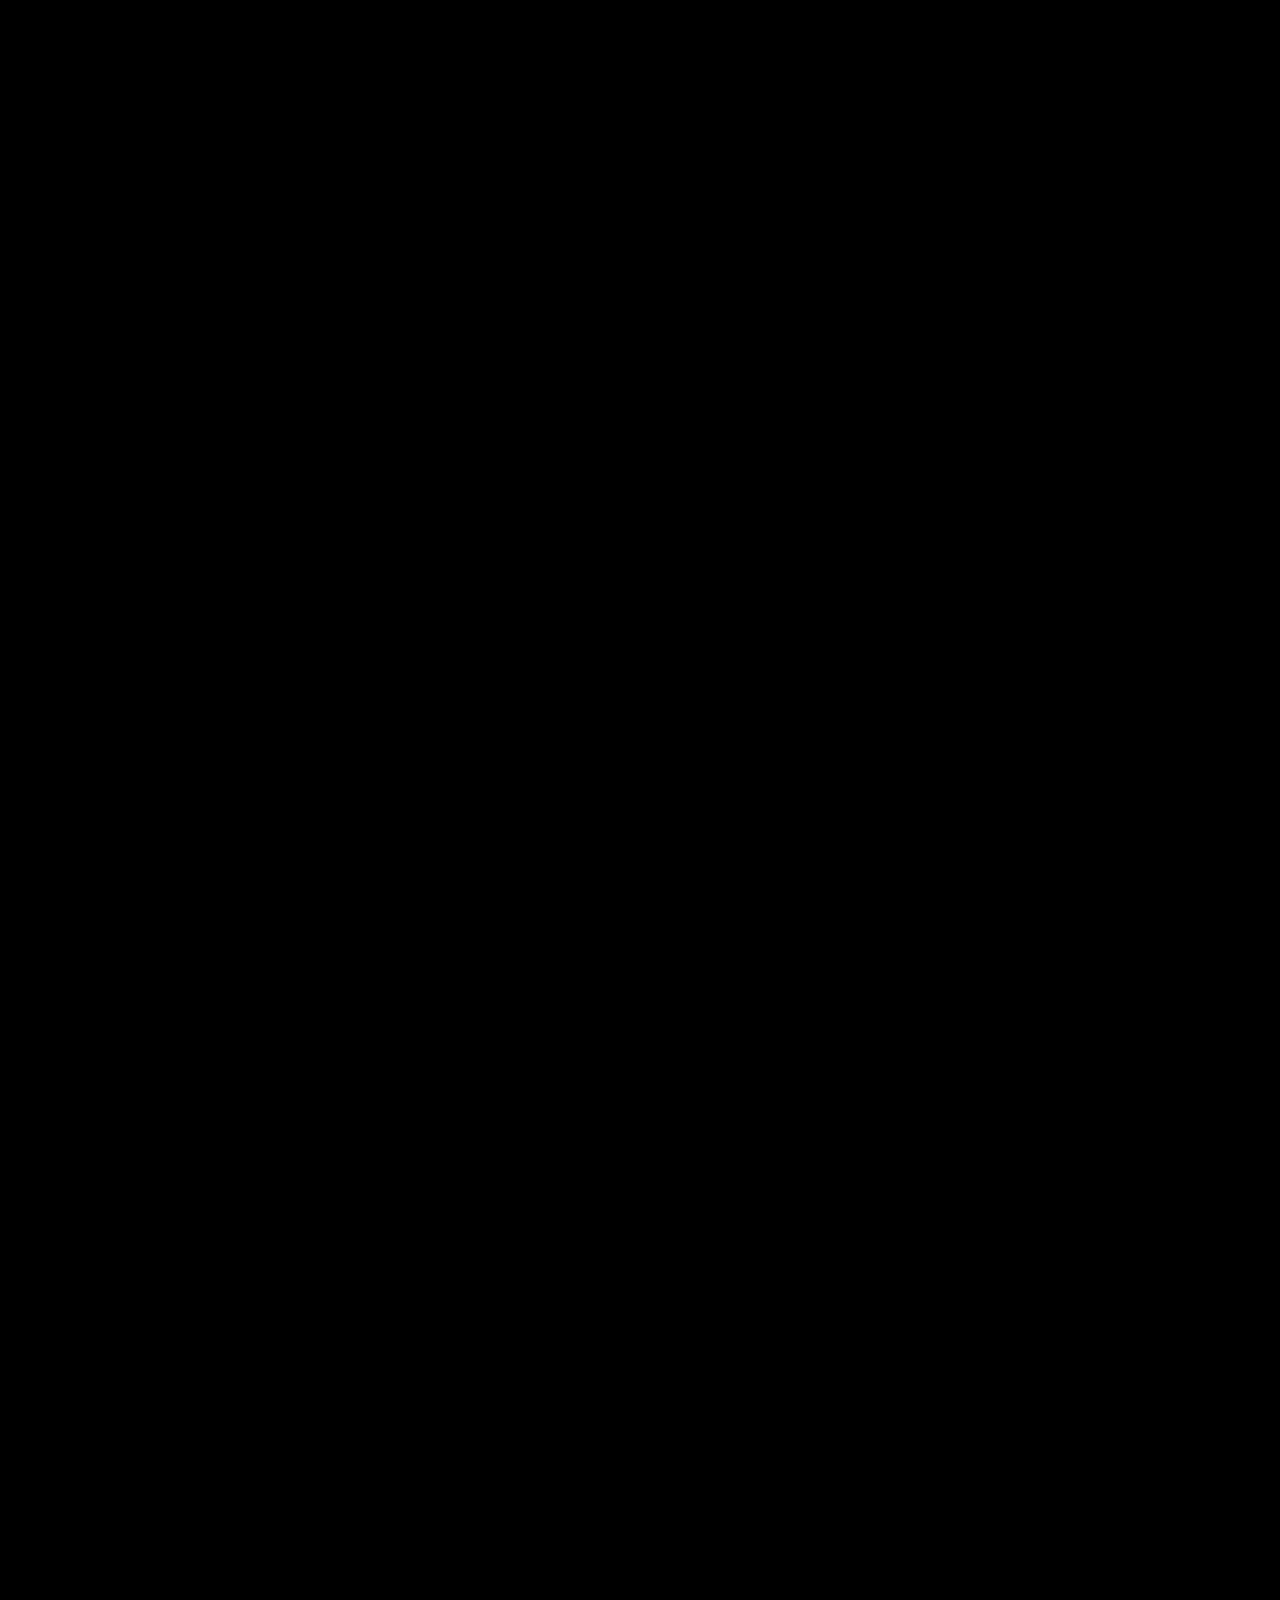
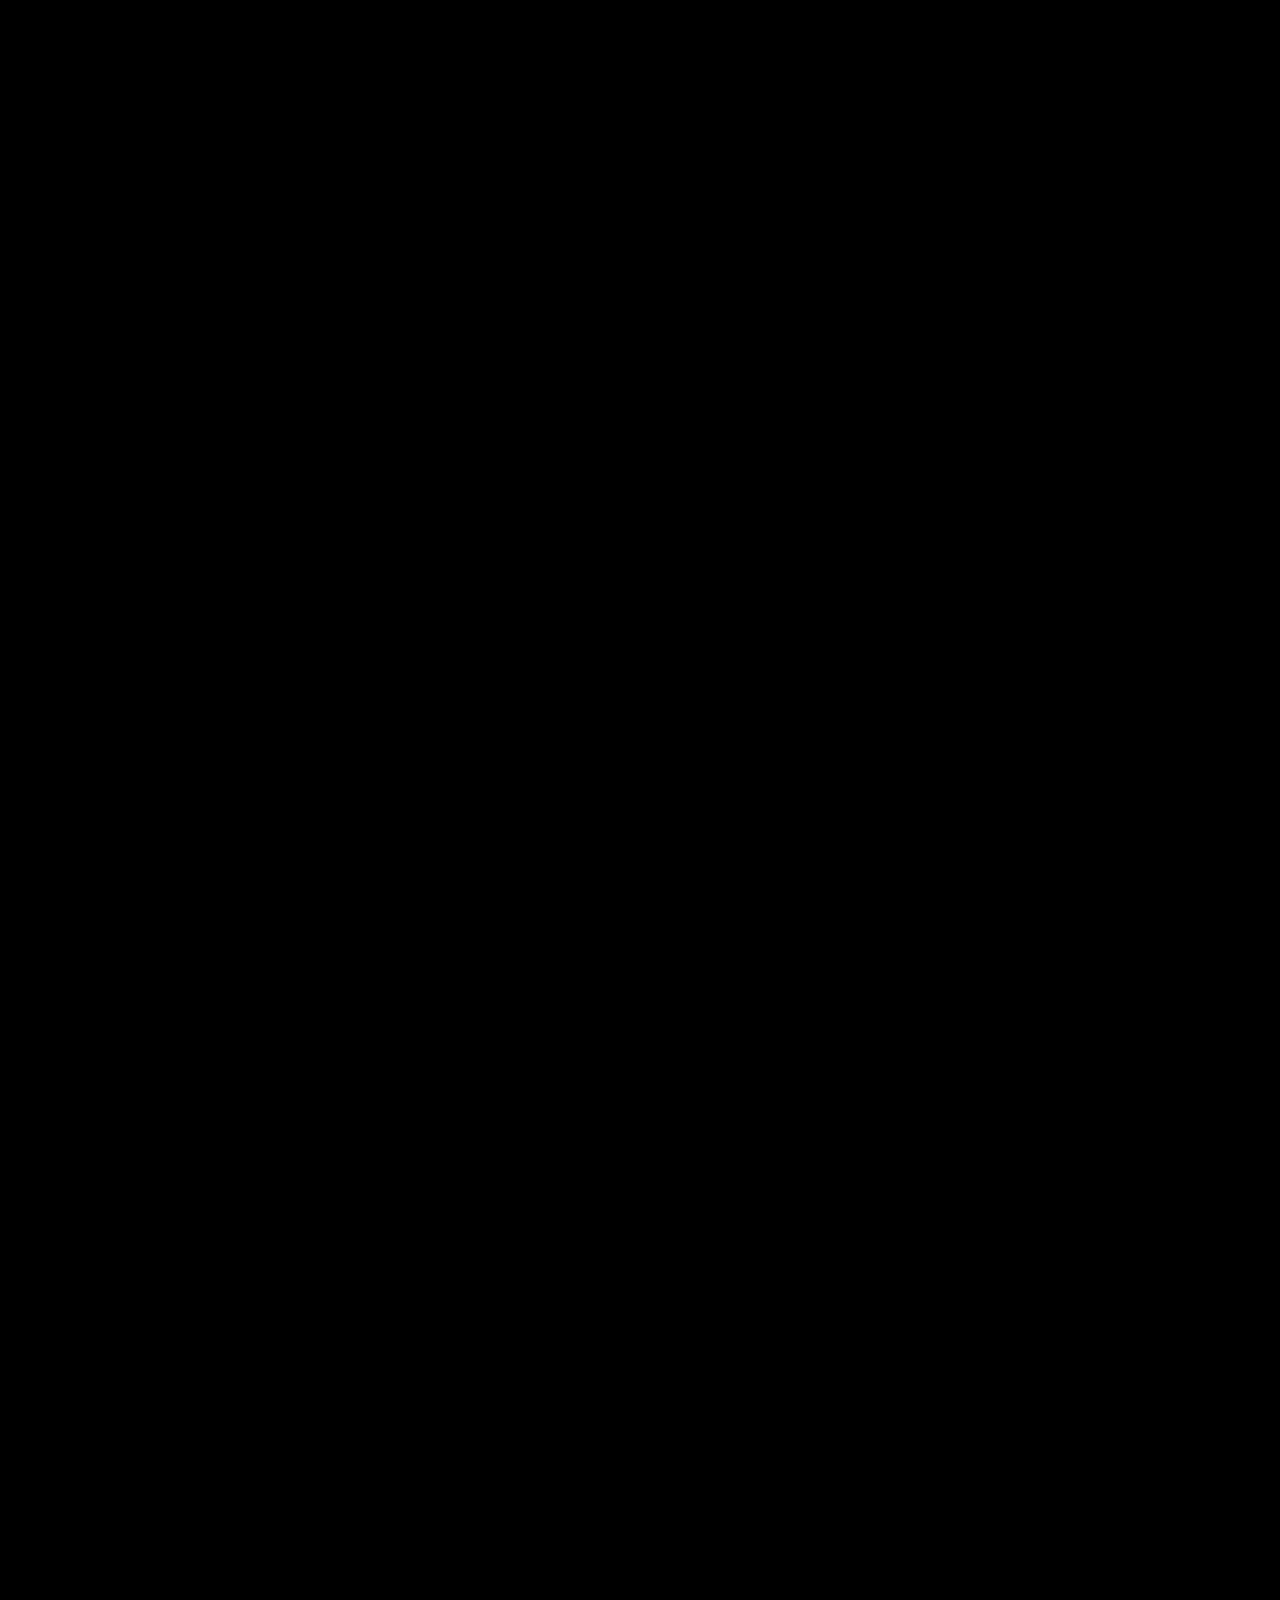
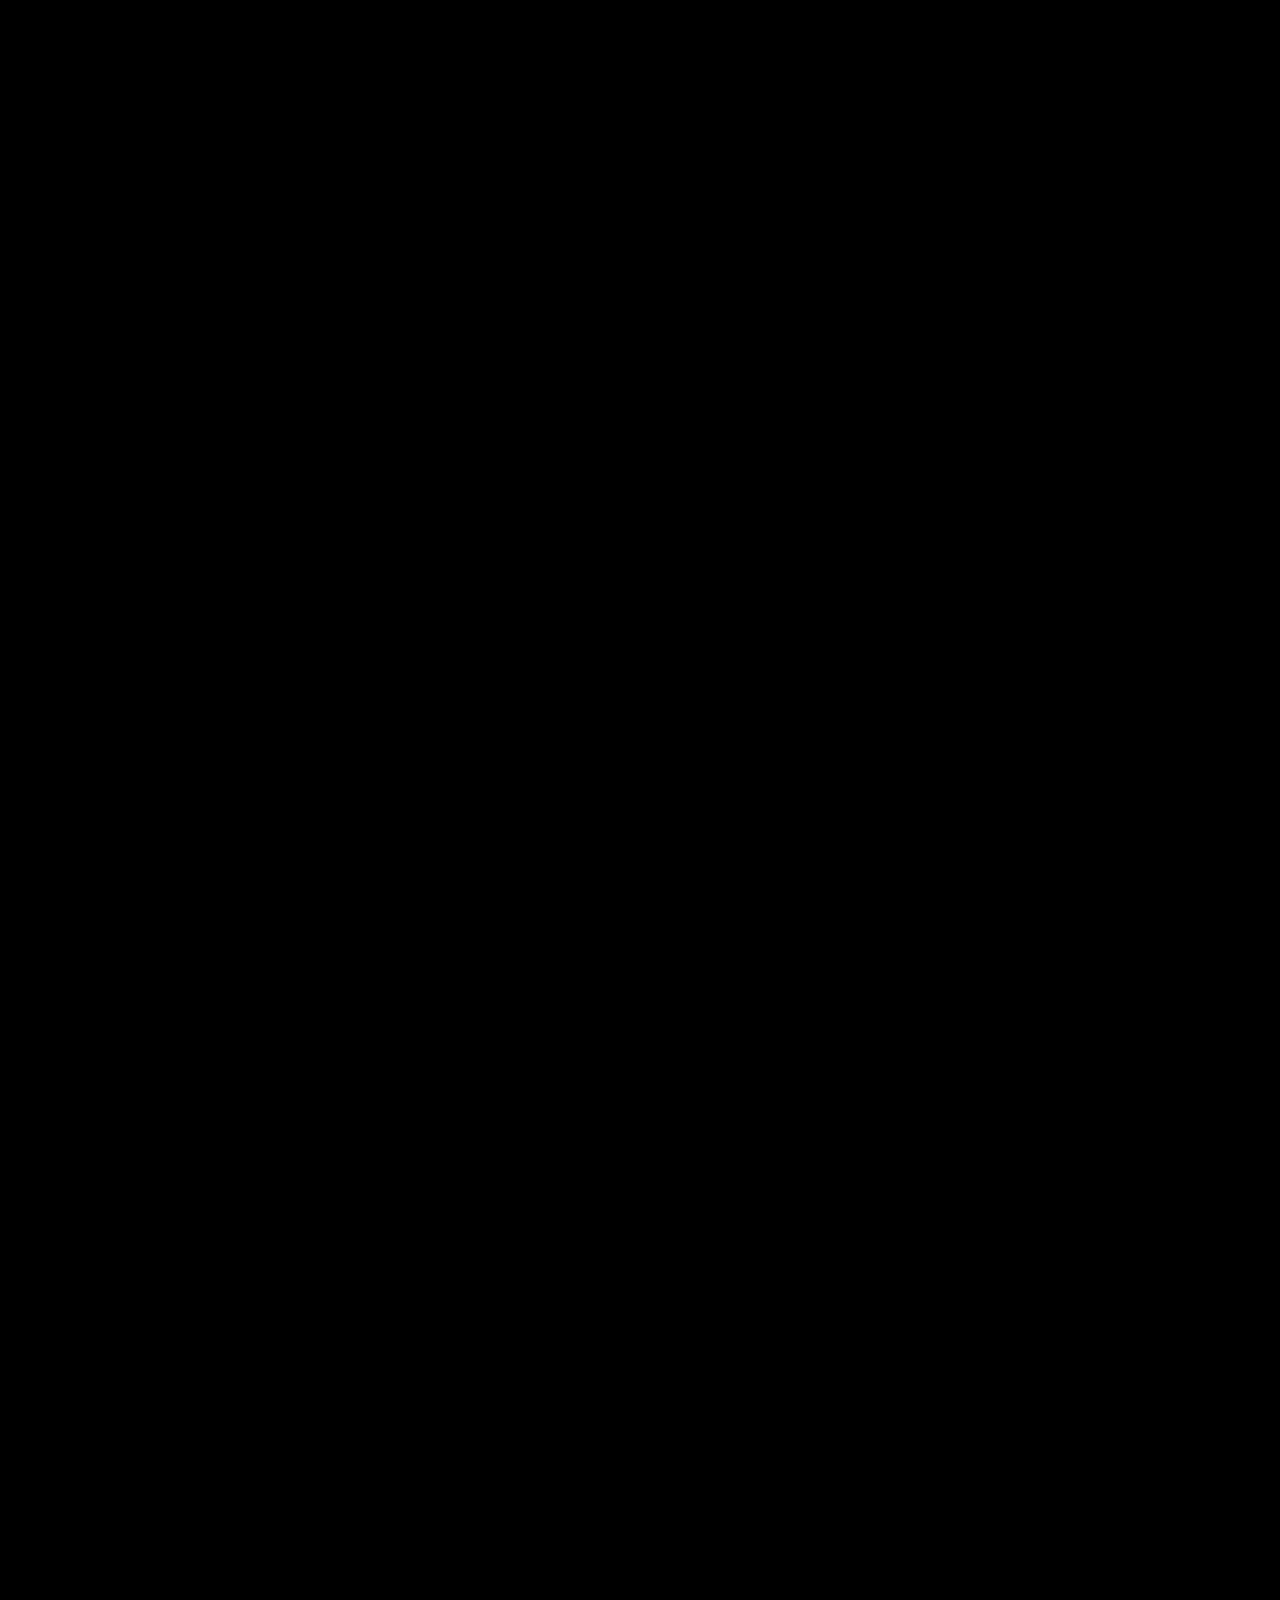
<file: Portfolio/index.html>
<!DOCTYPE html>
<html lang="pt-br">
<head>
    <meta charset="UTF-8">
    <meta name="viewport" content="width=device-width, initial-scale=1.0">
    <title>Document</title>
    <link rel="stylesheet" href="style.css">
   </head>
<body>
    <header>
        <nav>
            <a href="#sobre" class="links">Sobre mim</a>
            <a href="#skills" class="links">Skills</a>
            <a href="#projetos" class="links">Projetos</a>

            
        </nav>
    </header>
    <main>
        <div id="sobre">
            <div id="a"></div>
            <div id="b"><h1>Sobre mim</h1>
            <p id="texto">Meu nome é Tiago Reiz, sou muito ligado a tecnologia desde crianca e atualmente venho me desenvolvendo na área de
                desenvolvimento e cloud. Gosto desde montar um computador até fazer programas para o mesmo. Aprendo bem rápido e costumo me 
                sair bem sobre pressão. Busco uma oportunidade para me desenvolver, aprender e também utilizar meus conhecimentos no meu dia
                a dia.  </p></div>
            
        </div>
        <div id="skills" >
            <h1>Skills</h1>
            <div id="JAVA" class="card"><img class="logos" src="./img/JAVA.png" alt=""></div>
            <div id="PYTHON" class="card"><img class="logos" src="./img/python.png" alt=""></div>
            <div id="HTML" class="card"><img class="logos" src="./img/HTML.png" alt=""></div>
            <div id="CSS" class="card"> <img class="logos" src="./img/css.png" alt=""></div>
            <div id="JAVASCRIPT" class="card"><img class="logos" src="./img/JS.png" alt=""></div>
            <div id="AZURE" class="card"><img class="logos" src="./img/AZURE.png" alt=""></div>
            <div id="SQL" class="card"><img class="logos" src="./img/SQL.png" alt=""></div>
            <div id="inf">
                
            </div>
            </div>
        <div id="projetos">
            <h1>Projetos</h1>
            <div class="pj">
                <a href="https://tiagoareiz.github.io/fitlite/"><img class="pr" src="./img/Fitlite.png" alt=""></a>
                
            </div>
            <div class="pj">
                <img class="pr" src="./img/inprogress.png" alt="">
            </div>
            <div class="pj">
                <img class="pr" src="./img/inprogress.png" alt="">
            </div>
            <div class="pj">
                <img class="pr" src="./img/inprogress.png" alt="">
            </div>
            
        </div>
    </main>
    <footer>

    </footer>

    <script src="main.js"></script>
</body>
</html>
</file>
<file: style.css>
/* ============================================================
   TIAGO REIZ — PORTFOLIO
   Apple-inspired design · Pure HTML / CSS / JS
   ============================================================ */

/* ===== TOKENS ===== */
:root {
  --bg:          #000000;
  --bg-soft:     #0a0a0c;
  --surface:     rgba(255, 255, 255, 0.04);
  --surface-2:   rgba(255, 255, 255, 0.07);
  --border:      rgba(255, 255, 255, 0.1);
  --border-soft: rgba(255, 255, 255, 0.06);

  --text:        #f5f5f7;
  --text-muted:  #86868b;
  --text-dim:    rgba(245, 245, 247, 0.16);

  --blue:        #0a84ff;
  --purple:      #bf5af2;
  --pink:        #ff375f;
  --orange:      #ff9f0a;

  --grad: linear-gradient(100deg, var(--blue) 0%, var(--purple) 50%, var(--pink) 100%);
  --grad-soft: linear-gradient(100deg, rgba(10,132,255,.18), rgba(191,90,242,.18), rgba(255,55,95,.18));

  --ease:        cubic-bezier(0.25, 0.1, 0.25, 1);
  --ease-out:    cubic-bezier(0.16, 1, 0.3, 1);
  --spring:      cubic-bezier(0.34, 1.4, 0.64, 1);

  --radius:      28px;
  --radius-sm:   16px;
  --nav-h:       56px;

  --font: "Inter", -apple-system, BlinkMacSystemFont, "SF Pro Display", "Segoe UI", Roboto, Helvetica, Arial, sans-serif;
}

/* ===== RESET ===== */
*, *::before, *::after { margin: 0; padding: 0; box-sizing: border-box; }

html {
  scroll-behavior: smooth;
  scroll-padding-top: calc(var(--nav-h) + 24px);
}

body {
  background: var(--bg);
  color: var(--text);
  font-family: var(--font);
  font-optical-sizing: auto;
  line-height: 1.6;
  overflow-x: hidden;
  -webkit-font-smoothing: antialiased;
  text-rendering: optimizeLegibility;
}

html.fine-pointer body,
html.fine-pointer a,
html.fine-pointer button { cursor: none; }

a { text-decoration: none; color: inherit; }
ul { list-style: none; }
button { font-family: inherit; background: none; border: none; color: inherit; }
img { max-width: 100%; display: block; }
strong { font-weight: 600; color: var(--text); }
em { font-style: normal; }

::selection { background: rgba(191, 90, 242, 0.35); color: #fff; }

/* ===== SCROLLBAR ===== */
::-webkit-scrollbar { width: 10px; }
::-webkit-scrollbar-track { background: var(--bg); }
::-webkit-scrollbar-thumb {
  background: rgba(255,255,255,.14);
  border-radius: 99px;
  border: 2px solid var(--bg);
}
::-webkit-scrollbar-thumb:hover { background: rgba(255,255,255,.25); }

/* ===== UTILITIES ===== */
.grad {
  background: var(--grad);
  background-size: 200% 200%;
  -webkit-background-clip: text;
  background-clip: text;
  -webkit-text-fill-color: transparent;
  color: transparent;
  animation: grad-shift 8s ease infinite;
}

@keyframes grad-shift {
  0%, 100% { background-position: 0% 50%; }
  50%      { background-position: 100% 50%; }
}

/* ===== GRAIN OVERLAY ===== */
#grain {
  position: fixed;
  inset: -50%;
  width: 200%;
  height: 200%;
  pointer-events: none;
  z-index: 2000;
  opacity: 0.028;
  background-image: url("data:image/svg+xml,%3Csvg xmlns='http://www.w3.org/2000/svg' width='300' height='300'%3E%3Cfilter id='n'%3E%3CfeTurbulence type='fractalNoise' baseFrequency='0.9' numOctaves='2'/%3E%3C/filter%3E%3Crect width='300' height='300' filter='url(%23n)'/%3E%3C/svg%3E");
  animation: grain-shift 0.6s steps(3) infinite;
}

@keyframes grain-shift {
  0%   { transform: translate(0, 0); }
  33%  { transform: translate(-2%, 1%); }
  66%  { transform: translate(1%, -2%); }
  100% { transform: translate(0, 0); }
}

/* ===== SCROLL PROGRESS ===== */
#scroll-progress {
  position: fixed;
  top: 0; left: 0;
  height: 2px;
  width: 100%;
  background: var(--grad);
  transform-origin: 0 50%;
  transform: scaleX(0);
  z-index: 1500;
}

/* ===== CUSTOM CURSOR ===== */
#cursor, #cursor-follower {
  position: fixed;
  top: -100px; left: -100px;
  pointer-events: none;
  border-radius: 50%;
  z-index: 9999;
  opacity: 0;
}

html.fine-pointer #cursor { opacity: 1; }
html.fine-pointer #cursor-follower { opacity: 0.5; }

#cursor {
  width: 8px; height: 8px;
  background: var(--text);
  transform: translate(-50%, -50%);
  transition: transform 0.15s var(--ease), opacity 0.3s;
}

#cursor-follower {
  width: 34px; height: 34px;
  border: 1.5px solid rgba(255,255,255,.35);
  transform: translate(-50%, -50%);
  transition: width 0.35s var(--ease-out), height 0.35s var(--ease-out),
              opacity 0.3s, border-color 0.3s;
}

#cursor.expand { transform: translate(-50%, -50%) scale(0.5); }
#cursor-follower.expand {
  width: 56px; height: 56px;
  border-color: rgba(191, 90, 242, 0.8);
}

/* ===== NAV ===== */
#header {
  position: fixed;
  top: 0; left: 0; right: 0;
  z-index: 1000;
  display: flex;
  justify-content: center;
  transition: transform 0.4s var(--ease-out);
}

#nav {
  width: 100%;
  max-width: 1200px;
  height: var(--nav-h);
  margin: 12px 20px 0;
  padding: 0 10px 0 18px;
  display: flex;
  align-items: center;
  justify-content: space-between;
  gap: 20px;
  border-radius: 99px;
  border: 1px solid transparent;
  transition: background 0.5s var(--ease), border-color 0.5s var(--ease),
              backdrop-filter 0.5s var(--ease), box-shadow 0.5s var(--ease);
}

#header.scrolled #nav {
  background: rgba(18, 18, 20, 0.65);
  border-color: var(--border-soft);
  -webkit-backdrop-filter: saturate(180%) blur(22px);
  backdrop-filter: saturate(180%) blur(22px);
  box-shadow: 0 12px 40px rgba(0, 0, 0, 0.45);
}

#logo { display: flex; align-items: center; }

.logo-mark {
  font-weight: 800;
  font-size: 1.05rem;
  letter-spacing: -0.02em;
  background: var(--grad);
  -webkit-background-clip: text;
  background-clip: text;
  -webkit-text-fill-color: transparent;
}

#nav-links {
  display: flex;
  gap: 4px;
}

.nav-link {
  position: relative;
  padding: 8px 14px;
  border-radius: 99px;
  font-size: 0.82rem;
  font-weight: 500;
  color: var(--text-muted);
  transition: color 0.3s, background 0.3s;
}

.nav-link:hover { color: var(--text); background: var(--surface); }
.nav-link.active { color: var(--text); background: var(--surface-2); }

.nav-actions {
  display: flex;
  align-items: center;
  gap: 6px;
}

.icon-link {
  display: grid;
  place-items: center;
  width: 36px; height: 36px;
  border-radius: 50%;
  color: var(--text-muted);
  transition: color 0.3s, background 0.3s, transform 0.3s var(--spring);
}

.icon-link svg { width: 17px; height: 17px; }
.icon-link:hover { color: var(--text); background: var(--surface-2); transform: scale(1.08); }

.nav-cta {
  margin-left: 6px;
  padding: 9px 18px;
  border-radius: 99px;
  background: var(--text);
  color: #000;
  font-size: 0.82rem;
  font-weight: 600;
  transition: transform 0.3s var(--spring), box-shadow 0.3s;
  will-change: transform;
}

.nav-cta:hover {
  box-shadow: 0 0 30px rgba(255, 255, 255, 0.25);
}

/* Mobile hamburger */
#mobile-menu-btn {
  display: none;
  flex-direction: column;
  justify-content: center;
  gap: 5px;
  width: 40px; height: 40px;
  align-items: center;
}

#mobile-menu-btn span {
  display: block;
  width: 18px; height: 1.8px;
  background: var(--text);
  border-radius: 2px;
  transition: transform 0.35s var(--ease-out), opacity 0.3s;
}

#mobile-menu-btn.open span:nth-child(1) { transform: translateY(3.4px) rotate(45deg); }
#mobile-menu-btn.open span:nth-child(2) { transform: translateY(-3.4px) rotate(-45deg); }

#mobile-menu {
  position: fixed;
  inset: 0;
  z-index: 990;
  display: flex;
  flex-direction: column;
  justify-content: center;
  align-items: center;
  gap: 48px;
  background: rgba(0, 0, 0, 0.75);
  -webkit-backdrop-filter: saturate(180%) blur(30px);
  backdrop-filter: saturate(180%) blur(30px);
  opacity: 0;
  visibility: hidden;
  transition: opacity 0.45s var(--ease), visibility 0.45s;
}

#mobile-menu.active { opacity: 1; visibility: visible; }

#mobile-menu ul {
  display: flex;
  flex-direction: column;
  align-items: center;
  gap: 10px;
}

.mobile-link {
  font-size: 2rem;
  font-weight: 700;
  letter-spacing: -0.03em;
  color: var(--text-muted);
  opacity: 0;
  transform: translateY(18px);
  transition: color 0.3s, opacity 0.5s var(--ease-out), transform 0.5s var(--ease-out);
}

#mobile-menu.active .mobile-link { opacity: 1; transform: translateY(0); }
#mobile-menu.active li:nth-child(1) .mobile-link { transition-delay: 0.05s; }
#mobile-menu.active li:nth-child(2) .mobile-link { transition-delay: 0.1s; }
#mobile-menu.active li:nth-child(3) .mobile-link { transition-delay: 0.15s; }
#mobile-menu.active li:nth-child(4) .mobile-link { transition-delay: 0.2s; }
#mobile-menu.active li:nth-child(5) .mobile-link { transition-delay: 0.25s; }
#mobile-menu.active li:nth-child(6) .mobile-link { transition-delay: 0.3s; }
.mobile-link:hover, .mobile-link:active { color: var(--text); }

.mobile-social { display: flex; gap: 28px; }
.mobile-social a {
  color: var(--text-muted);
  font-size: 0.9rem;
  font-weight: 500;
  border-bottom: 1px solid var(--border);
  padding-bottom: 2px;
}

/* ===== SECTION SHELL ===== */
section { position: relative; }

.section-header {
  max-width: 1200px;
  margin: 0 auto;
  padding: 0 24px 64px;
}

.section-eyebrow {
  font-size: 0.85rem;
  font-weight: 600;
  letter-spacing: 0.12em;
  text-transform: uppercase;
  background: var(--grad);
  -webkit-background-clip: text;
  background-clip: text;
  -webkit-text-fill-color: transparent;
  margin-bottom: 14px;
}

.section-title {
  font-size: clamp(2.6rem, 6.5vw, 4.8rem);
  font-weight: 700;
  letter-spacing: -0.04em;
  line-height: 1.03;
}

/* ===== HERO ===== */
#inicio {
  min-height: 100svh;
  display: flex;
  align-items: center;
  justify-content: center;
  padding: 140px 24px 100px;
  overflow: hidden;
}

.hero-bg { position: absolute; inset: 0; pointer-events: none; }

.aurora {
  position: absolute;
  border-radius: 50%;
  filter: blur(90px);
  opacity: 0.5;
  will-change: transform;
}

.aurora-1 {
  width: 620px; height: 620px;
  background: radial-gradient(circle, rgba(10,132,255,0.5), transparent 65%);
  top: -180px; left: -140px;
  animation: aurora-drift 16s ease-in-out infinite;
}

.aurora-2 {
  width: 560px; height: 560px;
  background: radial-gradient(circle, rgba(191,90,242,0.42), transparent 65%);
  bottom: -160px; right: -120px;
  animation: aurora-drift 20s ease-in-out infinite reverse;
}

.aurora-3 {
  width: 420px; height: 420px;
  background: radial-gradient(circle, rgba(255,55,95,0.28), transparent 65%);
  top: 35%; left: 55%;
  animation: aurora-drift 24s ease-in-out infinite 4s;
}

@keyframes aurora-drift {
  0%, 100% { transform: translate(0, 0) scale(1); }
  33%      { transform: translate(60px, -40px) scale(1.12); }
  66%      { transform: translate(-40px, 50px) scale(0.94); }
}

.hero-glow {
  position: absolute;
  inset: 0;
  background: radial-gradient(ellipse 60% 45% at 50% 55%, rgba(120, 90, 255, 0.09), transparent 70%);
}

#hero-content {
  position: relative;
  text-align: center;
  max-width: 980px;
  z-index: 2;
}

/* hero load animation */
[data-hero] {
  opacity: 0;
  transform: translateY(28px);
  filter: blur(10px);
  transition: opacity 0.9s var(--ease-out), transform 0.9s var(--ease-out), filter 0.9s var(--ease-out);
}

body.loaded [data-hero] {
  opacity: 1;
  transform: translateY(0);
  filter: blur(0);
}

body.loaded [data-hero]:nth-of-type(1) { transition-delay: 0.1s; }

.hero-eyebrow {
  display: inline-flex;
  align-items: center;
  gap: 9px;
  padding: 8px 18px;
  border-radius: 99px;
  border: 1px solid var(--border);
  background: rgba(255, 255, 255, 0.03);
  -webkit-backdrop-filter: blur(10px);
  backdrop-filter: blur(10px);
  font-size: 0.82rem;
  font-weight: 500;
  color: var(--text-muted);
  margin-bottom: 34px;
}

.status-dot {
  width: 7px; height: 7px;
  border-radius: 50%;
  background: #30d158;
  box-shadow: 0 0 0 0 rgba(48, 209, 88, 0.55);
  animation: pulse-dot 2.2s infinite;
}

@keyframes pulse-dot {
  0%   { box-shadow: 0 0 0 0 rgba(48, 209, 88, 0.55); }
  70%  { box-shadow: 0 0 0 9px rgba(48, 209, 88, 0); }
  100% { box-shadow: 0 0 0 0 rgba(48, 209, 88, 0); }
}

#hero-name {
  font-size: clamp(3.6rem, 11vw, 8.5rem);
  font-weight: 800;
  letter-spacing: -0.05em;
  line-height: 0.98;
  margin-bottom: 22px;
}

#hero-name .word { display: inline-block; }

#hero-name .grad {
  background: var(--grad);
  background-size: 200% 200%;
  -webkit-background-clip: text;
  background-clip: text;
  -webkit-text-fill-color: transparent;
  animation: grad-shift 8s ease infinite;
}

/* staggered hero delays */
body.loaded .hero-eyebrow { transition-delay: 0.05s; }
body.loaded #hero-name .word:nth-child(1) { transition-delay: 0.18s; }
body.loaded #hero-name .word:nth-child(2) { transition-delay: 0.3s; }
body.loaded .hero-roles { transition-delay: 0.45s; }
body.loaded .hero-sub { transition-delay: 0.58s; }
body.loaded .hero-cta { transition-delay: 0.7s; }
body.loaded .hero-meta { transition-delay: 0.85s; }

.hero-roles {
  height: 2.2em;
  display: flex;
  justify-content: center;
  align-items: center;
  margin-bottom: 26px;
}

.role {
  font-size: clamp(1.15rem, 2.6vw, 1.7rem);
  font-weight: 600;
  letter-spacing: -0.02em;
  color: var(--text-muted);
  transition: opacity 0.4s var(--ease), filter 0.4s var(--ease), transform 0.4s var(--ease);
}

.role.switching {
  opacity: 0;
  filter: blur(8px);
  transform: translateY(10px);
}

.hero-sub {
  max-width: 640px;
  margin: 0 auto 40px;
  font-size: clamp(0.98rem, 1.6vw, 1.15rem);
  color: var(--text-muted);
  line-height: 1.75;
}

.hero-cta {
  display: flex;
  justify-content: center;
  gap: 14px;
  flex-wrap: wrap;
  margin-bottom: 44px;
}

.btn-primary, .btn-secondary, .btn-email {
  display: inline-flex;
  align-items: center;
  gap: 9px;
  padding: 15px 30px;
  border-radius: 99px;
  font-size: 0.95rem;
  font-weight: 600;
  transition: transform 0.35s var(--spring), box-shadow 0.35s, background 0.35s, border-color 0.35s;
  will-change: transform;
}

.btn-primary {
  background: var(--text);
  color: #000;
}

.btn-primary svg { width: 17px; height: 17px; transition: transform 0.35s var(--spring); }
.btn-primary:hover { box-shadow: 0 0 44px rgba(255, 255, 255, 0.3); }
.btn-primary:hover svg { transform: translateX(4px); }

.btn-secondary {
  border: 1px solid var(--border);
  color: var(--text);
  background: rgba(255, 255, 255, 0.03);
  -webkit-backdrop-filter: blur(10px);
  backdrop-filter: blur(10px);
}

.btn-secondary:hover {
  border-color: rgba(255, 255, 255, 0.3);
  background: var(--surface-2);
}

.hero-meta {
  display: flex;
  justify-content: center;
  align-items: center;
  gap: 12px;
  flex-wrap: wrap;
  font-size: 0.82rem;
  color: var(--text-muted);
}

.hero-meta .dot { opacity: 0.4; }

.scroll-indicator {
  position: absolute;
  bottom: 34px;
  left: 50%;
  transform: translateX(-50%);
  z-index: 2;
}

.scroll-line {
  width: 1.5px;
  height: 52px;
  background: linear-gradient(to bottom, transparent, rgba(255,255,255,0.5), transparent);
  background-size: 100% 200%;
  animation: scroll-hint 2s var(--ease) infinite;
}

@keyframes scroll-hint {
  0%   { background-position: 0 -52px; }
  100% { background-position: 0 52px; }
}

/* ===== MARQUEE ===== */
.marquee {
  padding: 26px 0;
  border-top: 1px solid var(--border-soft);
  border-bottom: 1px solid var(--border-soft);
  overflow: hidden;
  -webkit-mask-image: linear-gradient(90deg, transparent, #000 12%, #000 88%, transparent);
  mask-image: linear-gradient(90deg, transparent, #000 12%, #000 88%, transparent);
}

.marquee-track {
  display: flex;
  width: max-content;
  animation: marquee-scroll 42s linear infinite;
}

.marquee:hover .marquee-track { animation-play-state: paused; }

.marquee-group {
  display: flex;
  align-items: center;
  gap: 34px;
  padding-right: 34px;
}

.marquee-group span {
  font-size: 1.05rem;
  font-weight: 600;
  letter-spacing: -0.01em;
  color: var(--text-muted);
  white-space: nowrap;
  transition: color 0.3s;
}

.marquee-group span:hover { color: var(--text); }
.marquee-group i { color: rgba(255,255,255,0.18); font-style: normal; }

@keyframes marquee-scroll {
  from { transform: translateX(0); }
  to   { transform: translateX(-50%); }
}

/* ===== STATEMENT ===== */
#statement {
  padding: 190px 24px;
  display: flex;
  justify-content: center;
}

#statement-text {
  max-width: 900px;
  font-size: clamp(1.7rem, 4.4vw, 3.2rem);
  font-weight: 700;
  letter-spacing: -0.035em;
  line-height: 1.28;
  text-align: center;
}

#statement-text .st-word {
  color: var(--text-dim);
  transition: color 0.35s var(--ease);
}

#statement-text .st-word.lit { color: var(--text); }

#statement-text .st-word.hl.lit {
  background: var(--grad);
  -webkit-background-clip: text;
  background-clip: text;
  -webkit-text-fill-color: transparent;
}

/* ===== REVEAL SYSTEM ===== */
.reveal {
  opacity: 0;
  transform: translateY(44px) scale(0.985);
  filter: blur(8px);
  transition: opacity 0.9s var(--ease-out), transform 0.9s var(--ease-out), filter 0.9s var(--ease-out);
  will-change: opacity, transform, filter;
}

.reveal.visible {
  opacity: 1;
  transform: translateY(0) scale(1);
  filter: blur(0);
}

[data-delay="1"] { transition-delay: 0.1s; }
[data-delay="2"] { transition-delay: 0.2s; }
[data-delay="3"] { transition-delay: 0.3s; }

/* ===== SPOTLIGHT CARDS ===== */
.spotlight {
  position: relative;
  overflow: hidden;
}

.spotlight::before {
  content: "";
  position: absolute;
  inset: 0;
  border-radius: inherit;
  background: radial-gradient(520px circle at var(--mx, 50%) var(--my, 50%),
              rgba(255, 255, 255, 0.08), transparent 45%);
  opacity: 0;
  transition: opacity 0.45s var(--ease);
  pointer-events: none;
  z-index: 1;
}

.spotlight:hover::before { opacity: 1; }

/* ===== STATS ===== */
#impacto { padding: 60px 0 150px; }

.stats-grid {
  max-width: 1200px;
  margin: 0 auto;
  padding: 0 24px;
  display: grid;
  grid-template-columns: repeat(4, 1fr);
  gap: 16px;
}

.stat-card {
  padding: 38px 30px;
  border-radius: var(--radius);
  border: 1px solid var(--border-soft);
  background: var(--surface);
  transition: border-color 0.4s, transform 0.4s var(--ease-out), background 0.4s;
}

.stat-card:hover {
  border-color: var(--border);
  background: var(--surface-2);
  transform: translateY(-6px);
}

.stat-value {
  font-size: clamp(2.6rem, 4.5vw, 3.8rem);
  font-weight: 800;
  letter-spacing: -0.045em;
  line-height: 1;
  margin-bottom: 16px;
  background: var(--grad);
  background-size: 200% 200%;
  -webkit-background-clip: text;
  background-clip: text;
  -webkit-text-fill-color: transparent;
  animation: grad-shift 8s ease infinite;
  font-variant-numeric: tabular-nums;
}

.stat-label {
  font-size: 0.86rem;
  color: var(--text-muted);
  line-height: 1.6;
}

/* ===== EXPERIENCE ===== */
#experiencia { padding: 90px 0 150px; }

.xp-card {
  max-width: 1200px;
  margin: 0 auto;
  padding: 48px;
  border-radius: var(--radius);
  border: 1px solid var(--border-soft);
  background: var(--surface);
}

@media (min-width: 900px) {
  .xp-card { margin-left: auto; margin-right: auto; }
}

.xp-head {
  display: flex;
  justify-content: space-between;
  align-items: flex-start;
  gap: 20px;
  flex-wrap: wrap;
  margin-bottom: 40px;
  position: relative;
  z-index: 2;
}

.xp-head h3 {
  font-size: clamp(1.5rem, 3vw, 2.1rem);
  font-weight: 700;
  letter-spacing: -0.03em;
}

.xp-role { color: var(--text-muted); font-size: 0.95rem; margin-top: 4px; }

.xp-date {
  padding: 8px 18px;
  border-radius: 99px;
  border: 1px solid var(--border);
  font-size: 0.8rem;
  font-weight: 600;
  color: var(--text-muted);
  white-space: nowrap;
}

.xp-products {
  display: grid;
  grid-template-columns: 1fr 1fr;
  gap: 16px;
  position: relative;
  z-index: 2;
}

.xp-product {
  padding: 30px;
  border-radius: var(--radius-sm);
  border: 1px solid var(--border-soft);
  background: rgba(255, 255, 255, 0.025);
  transition: border-color 0.4s, background 0.4s;
}

.xp-product:hover {
  border-color: var(--border);
  background: rgba(255, 255, 255, 0.05);
}

.xp-product-head {
  display: flex;
  gap: 16px;
  align-items: flex-start;
  margin-bottom: 20px;
}

.xp-product-icon {
  flex-shrink: 0;
  display: grid;
  place-items: center;
  width: 44px; height: 44px;
  border-radius: 12px;
  background: var(--grad-soft);
  border: 1px solid var(--border);
}

.xp-product-icon svg { width: 20px; height: 20px; color: var(--text); }

.xp-product-head h4 {
  font-size: 1.15rem;
  font-weight: 700;
  letter-spacing: -0.02em;
}

.xp-product-head p {
  font-size: 0.84rem;
  color: var(--text-muted);
  margin-top: 3px;
  line-height: 1.5;
}

.xp-bullets {
  display: flex;
  flex-direction: column;
  gap: 10px;
  margin-bottom: 22px;
}

.xp-bullets li {
  position: relative;
  padding-left: 20px;
  font-size: 0.88rem;
  color: var(--text-muted);
  line-height: 1.65;
}

.xp-bullets li::before {
  content: "";
  position: absolute;
  left: 0; top: 0.62em;
  width: 7px; height: 7px;
  border-radius: 50%;
  background: var(--grad);
}

/* ===== TAGS ===== */
.tags { display: flex; flex-wrap: wrap; gap: 7px; }

.tag {
  padding: 5px 13px;
  border-radius: 99px;
  border: 1px solid var(--border-soft);
  background: rgba(255, 255, 255, 0.03);
  font-size: 0.72rem;
  font-weight: 500;
  color: var(--text-muted);
  transition: color 0.3s, border-color 0.3s;
}

.tag:hover { color: var(--text); border-color: var(--border); }

/* ===== BENTO / PROJECTS ===== */
#projetos { padding: 90px 0 150px; }

.bento {
  max-width: 1200px;
  margin: 0 auto;
  padding: 0 24px;
  display: grid;
  grid-template-columns: repeat(2, 1fr);
  gap: 16px;
}

.bento-card {
  display: flex;
  flex-direction: column;
  border-radius: var(--radius);
  border: 1px solid var(--border-soft);
  background: var(--surface);
  overflow: hidden;
  transition: border-color 0.45s, background 0.45s, transform 0.45s var(--ease-out), box-shadow 0.45s;
  transform-style: preserve-3d;
  will-change: transform;
}

.bento-card:hover {
  border-color: var(--border);
  background: var(--surface-2);
  box-shadow: 0 30px 80px rgba(0, 0, 0, 0.55);
}

.bento-lg { grid-column: span 2; flex-direction: row; }
.bento-lg .bento-visual { flex: 1.1; min-height: 380px; }
.bento-lg .bento-info { flex: 1; }

.bento-visual {
  position: relative;
  min-height: 230px;
  display: flex;
  align-items: center;
  justify-content: center;
  overflow: hidden;
  background:
    radial-gradient(ellipse 80% 70% at 50% 30%, rgba(191, 90, 242, 0.12), transparent 65%),
    radial-gradient(ellipse 70% 60% at 30% 80%, rgba(10, 132, 255, 0.1), transparent 65%);
}

/* FastDocs orbit visual */
.visual-orbit {
  position: relative;
  width: 220px; height: 220px;
  display: grid;
  place-items: center;
}

.orbit-ring {
  position: absolute;
  inset: 0;
  border-radius: 50%;
  border: 1px dashed rgba(255, 255, 255, 0.16);
  animation: orbit-spin 22s linear infinite;
}

.orbit-ring::before {
  content: "";
  position: absolute;
  top: -4px; left: 50%;
  width: 9px; height: 9px;
  border-radius: 50%;
  background: var(--blue);
  box-shadow: 0 0 16px var(--blue);
}

.orbit-ring.r2 {
  inset: 34px;
  animation-duration: 14s;
  animation-direction: reverse;
}

.orbit-ring.r2::before { background: var(--pink); box-shadow: 0 0 16px var(--pink); }

@keyframes orbit-spin {
  from { transform: rotate(0deg); }
  to   { transform: rotate(360deg); }
}

.orbit-core {
  display: grid;
  place-items: center;
  width: 88px; height: 88px;
  border-radius: 24px;
  background: rgba(255, 255, 255, 0.06);
  border: 1px solid var(--border);
  -webkit-backdrop-filter: blur(10px);
  backdrop-filter: blur(10px);
  box-shadow: 0 0 60px rgba(191, 90, 242, 0.25);
}

.orbit-core svg { width: 38px; height: 38px; color: var(--text); }

/* Event-driven visual */
.event-flow {
  display: flex;
  align-items: center;
  gap: 0;
}

.event-node {
  width: 46px; height: 46px;
  border-radius: 14px;
  border: 1px solid var(--border);
  background: rgba(255, 255, 255, 0.05);
  position: relative;
}

.event-node::after {
  content: "";
  position: absolute;
  inset: 14px;
  border-radius: 6px;
  background: var(--grad);
  opacity: 0.85;
}

.event-stream {
  width: 74px; height: 2px;
  background: linear-gradient(90deg, transparent, rgba(255,255,255,0.35), transparent);
  position: relative;
  overflow: visible;
}

.event-stream::after {
  content: "";
  position: absolute;
  top: -2.5px; left: 0;
  width: 7px; height: 7px;
  border-radius: 50%;
  background: var(--blue);
  box-shadow: 0 0 12px var(--blue);
  animation: packet-flow 1.8s var(--ease) infinite;
}

.event-stream.s2::after { animation-delay: 0.9s; background: var(--pink); box-shadow: 0 0 12px var(--pink); }

@keyframes packet-flow {
  0%   { left: -4px; opacity: 0; }
  15%  { opacity: 1; }
  85%  { opacity: 1; }
  100% { left: calc(100% - 3px); opacity: 0; }
}

/* Java code visual */
.code-visual {
  font-family: "SF Mono", ui-monospace, "Cascadia Code", Menlo, Consolas, monospace;
  font-size: 0.72rem;
  line-height: 1.8;
  padding: 22px 26px;
  border-radius: var(--radius-sm);
  border: 1px solid var(--border-soft);
  background: rgba(0, 0, 0, 0.45);
  color: var(--text-muted);
  overflow: hidden;
  max-width: 90%;
}

/* TeAchei browser visual */
.browser-mock {
  width: min(360px, 88%);
  border-radius: var(--radius-sm);
  border: 1px solid var(--border-soft);
  background: rgba(0, 0, 0, 0.45);
  overflow: hidden;
}

.browser-bar {
  display: flex;
  align-items: center;
  gap: 6px;
  padding: 10px 14px;
  border-bottom: 1px solid var(--border-soft);
}

.browser-bar span {
  width: 9px; height: 9px;
  border-radius: 50%;
  background: rgba(255, 255, 255, 0.18);
}

.browser-bar em {
  margin-left: 10px;
  font-style: normal;
  font-size: 0.7rem;
  color: var(--text-muted);
}

.browser-body {
  display: grid;
  gap: 10px;
  padding: 18px;
  font-size: 0.78rem;
  color: var(--text-muted);
}

.mock-ask strong { color: var(--text); font-weight: 600; }

.mock-offer {
  display: flex;
  align-items: center;
  gap: 10px;
  padding: 10px 12px;
  border-radius: 10px;
  border: 1px solid var(--border-soft);
  background: rgba(255, 255, 255, 0.04);
  animation: offer-in 3.6s var(--ease) infinite;
}

.mock-offer.o2 { animation-delay: 0.6s; }

.mock-dot {
  width: 8px; height: 8px;
  border-radius: 50%;
  background: var(--blue);
  box-shadow: 0 0 10px var(--blue);
}

.mock-offer.o2 .mock-dot { background: var(--pink); box-shadow: 0 0 10px var(--pink); }

@keyframes offer-in {
  0%, 10%  { opacity: 0; transform: translateY(6px); }
  25%, 85% { opacity: 1; transform: none; }
  100%     { opacity: 0; transform: translateY(-4px); }
}

.c-kw { color: #ff7ab2; }
.c-ty { color: #6bc1ff; }
.c-st { color: #a8e28a; }

/* Bento info */
.bento-info {
  padding: 34px;
  display: flex;
  flex-direction: column;
  align-items: flex-start;
  gap: 14px;
  position: relative;
  z-index: 2;
}

.bento-kicker {
  font-size: 0.72rem;
  font-weight: 700;
  letter-spacing: 0.14em;
  text-transform: uppercase;
  background: var(--grad);
  -webkit-background-clip: text;
  background-clip: text;
  -webkit-text-fill-color: transparent;
}

.bento-info h3 {
  font-size: clamp(1.4rem, 2.6vw, 1.9rem);
  font-weight: 700;
  letter-spacing: -0.03em;
}

.bento-info > p {
  font-size: 0.92rem;
  color: var(--text-muted);
  line-height: 1.7;
}

.bento-link {
  display: inline-flex;
  align-items: center;
  gap: 6px;
  margin-top: 6px;
  font-size: 0.88rem;
  font-weight: 600;
  color: var(--text);
}

.bento-link svg {
  width: 15px; height: 15px;
  transition: transform 0.35s var(--spring);
}

.bento-card:hover .bento-link svg { transform: translate(3px, -3px); }

/* ===== SKILLS ===== */
#skills { padding: 90px 0 150px; }

.skills-grid {
  max-width: 1200px;
  margin: 0 auto;
  padding: 0 24px;
  display: grid;
  grid-template-columns: repeat(4, 1fr);
  gap: 16px;
}

.skill-group {
  padding: 28px;
  border-radius: var(--radius-sm);
  border: 1px solid var(--border-soft);
  background: var(--surface);
  transition: border-color 0.4s, background 0.4s, transform 0.4s var(--ease-out);
}

.skill-group:hover {
  border-color: var(--border);
  background: var(--surface-2);
  transform: translateY(-5px);
}

.skill-group h3 {
  font-size: 0.78rem;
  font-weight: 700;
  letter-spacing: 0.1em;
  text-transform: uppercase;
  color: var(--text-muted);
  margin-bottom: 16px;
  position: relative;
  z-index: 2;
}

.chips { display: flex; flex-wrap: wrap; gap: 8px; position: relative; z-index: 2; }

.chip {
  padding: 7px 14px;
  border-radius: 99px;
  border: 1px solid var(--border-soft);
  background: rgba(255, 255, 255, 0.04);
  font-size: 0.8rem;
  font-weight: 500;
  color: var(--text);
  transition: background 0.3s, border-color 0.3s, transform 0.3s var(--spring);
}

.chip:hover {
  background: var(--grad-soft);
  border-color: var(--border);
  transform: scale(1.06);
}

/* ===== TRIO (education/certs/langs) ===== */
#formacao { padding: 0 0 150px; }

.trio-grid {
  max-width: 1200px;
  margin: 0 auto;
  padding: 0 24px;
  display: grid;
  grid-template-columns: repeat(3, 1fr);
  gap: 16px;
}

.trio-card {
  padding: 36px 32px;
  border-radius: var(--radius);
  border: 1px solid var(--border-soft);
  background: var(--surface);
  transition: border-color 0.4s, background 0.4s, transform 0.4s var(--ease-out);
}

.trio-card:hover {
  border-color: var(--border);
  background: var(--surface-2);
  transform: translateY(-5px);
}

.trio-icon {
  display: grid;
  place-items: center;
  width: 46px; height: 46px;
  border-radius: 13px;
  background: var(--grad-soft);
  border: 1px solid var(--border);
  margin-bottom: 22px;
  position: relative;
  z-index: 2;
}

.trio-icon svg { width: 21px; height: 21px; }

.trio-card h3 {
  font-size: 1.1rem;
  font-weight: 700;
  letter-spacing: -0.02em;
  margin-bottom: 14px;
  position: relative;
  z-index: 2;
}

.trio-main { font-size: 0.95rem; font-weight: 600; position: relative; z-index: 2; }
.trio-sub { font-size: 0.84rem; color: var(--text-muted); margin-top: 4px; position: relative; z-index: 2; }

.trio-date {
  display: inline-block;
  margin-top: 16px;
  padding: 6px 14px;
  border-radius: 99px;
  border: 1px solid var(--border);
  font-size: 0.75rem;
  font-weight: 600;
  color: var(--text-muted);
  position: relative;
  z-index: 2;
}

.cert-rows { display: flex; flex-direction: column; gap: 12px; position: relative; z-index: 2; }

.cert-row {
  display: flex;
  align-items: center;
  gap: 12px;
  font-size: 0.86rem;
  color: var(--text-muted);
}

.cert-badge {
  flex-shrink: 0;
  padding: 5px 11px;
  border-radius: 8px;
  background: var(--grad-soft);
  border: 1px solid var(--border);
  font-size: 0.72rem;
  font-weight: 700;
  color: var(--text);
  letter-spacing: 0.02em;
}

.lang-rows { display: flex; flex-direction: column; gap: 18px; position: relative; z-index: 2; }

.lang-top {
  display: flex;
  justify-content: space-between;
  font-size: 0.88rem;
  font-weight: 600;
  margin-bottom: 8px;
}

.lang-lvl { color: var(--text-muted); font-weight: 500; font-size: 0.8rem; }

.lang-bar-wrap {
  height: 5px;
  border-radius: 99px;
  background: rgba(255, 255, 255, 0.08);
  overflow: hidden;
}

.lang-bar {
  height: 100%;
  width: 0;
  border-radius: 99px;
  background: var(--grad);
  transition: width 1.4s var(--ease-out) 0.3s;
}

/* ===== FOOTER ===== */
#contato {
  position: relative;
  padding: 170px 24px 60px;
  text-align: center;
  overflow: hidden;
  border-top: 1px solid var(--border-soft);
}

.footer-bg { position: absolute; inset: 0; pointer-events: none; }

.aurora-f {
  width: 900px; height: 500px;
  background: radial-gradient(ellipse, rgba(191, 90, 242, 0.22), rgba(10, 132, 255, 0.12), transparent 70%);
  left: 50%; bottom: -240px;
  transform: translateX(-50%);
  filter: blur(80px);
  position: absolute;
  border-radius: 50%;
  animation: aurora-drift 18s ease-in-out infinite;
}

.footer-content {
  position: relative;
  z-index: 2;
  max-width: 800px;
  margin: 0 auto;
}

.footer-title {
  font-size: clamp(2.8rem, 7vw, 5.2rem);
  font-weight: 800;
  letter-spacing: -0.045em;
  line-height: 1.02;
  margin: 12px 0 22px;
}

.footer-sub {
  color: var(--text-muted);
  font-size: 1.02rem;
  margin-bottom: 44px;
}

.btn-email {
  background: var(--text);
  color: #000;
  font-size: 1rem;
  padding: 17px 34px;
}

.btn-email svg { width: 19px; height: 19px; }
.btn-email:hover { box-shadow: 0 0 54px rgba(255, 255, 255, 0.32); }

.footer-social {
  display: flex;
  justify-content: center;
  gap: 10px;
  margin: 44px 0 70px;
}

.footer-social .icon-link {
  width: 46px; height: 46px;
  border: 1px solid var(--border-soft);
}

.footer-social .icon-link svg { width: 20px; height: 20px; }

.footer-copy {
  font-size: 0.8rem;
  color: rgba(245, 245, 247, 0.35);
}

/* ===== RESPONSIVE ===== */
@media (max-width: 1024px) {
  .stats-grid { grid-template-columns: repeat(2, 1fr); }
  .skills-grid { grid-template-columns: repeat(2, 1fr); }
  .bento-lg { flex-direction: column; }
  .bento-lg .bento-visual { min-height: 260px; }
}

@media (max-width: 860px) {
  #nav-links, .nav-actions { display: none; }
  #mobile-menu-btn { display: flex; }
  #nav { margin: 10px 14px 0; padding: 0 8px 0 18px; }

  .xp-products { grid-template-columns: 1fr; }
  .xp-card { padding: 30px 22px; margin-left: 24px; margin-right: 24px; }
  #experiencia .xp-card { max-width: none; }
  .trio-grid { grid-template-columns: 1fr; }
}

@media (max-width: 640px) {
  .stats-grid { grid-template-columns: 1fr; }
  .skills-grid { grid-template-columns: 1fr; }
  .bento { grid-template-columns: 1fr; }
  .bento-lg { grid-column: span 1; }
  .section-header { padding-bottom: 44px; }
  #statement { padding: 120px 24px; }
  #impacto, #experiencia, #projetos, #skills { padding-bottom: 100px; }
  #formacao { padding-bottom: 100px; }
  .hero-cta { flex-direction: column; align-items: center; }
  .btn-primary, .btn-secondary { width: 100%; max-width: 300px; justify-content: center; }
}

/* ===== REDUCED MOTION ===== */
@media (prefers-reduced-motion: reduce) {
  *, *::before, *::after {
    animation-duration: 0.01ms !important;
    animation-iteration-count: 1 !important;
    transition-duration: 0.01ms !important;
  }

  html { scroll-behavior: auto; }

  [data-hero], .reveal {
    opacity: 1 !important;
    transform: none !important;
    filter: none !important;
  }

  #grain { display: none; }
  .marquee-track { animation: none; }
  #statement-text .st-word { color: var(--text); }
  #statement-text .st-word.hl {
    background: var(--grad);
    -webkit-background-clip: text;
    background-clip: text;
    -webkit-text-fill-color: transparent;
  }
}
</file>
<file: Portfolio/style.css>
* {
    margin: 0;
    color: white;
    font-family: system-ui, -apple-system, BlinkMacSystemFont, 'Segoe UI', Roboto, Oxygen, Ubuntu, Cantarell, 'Open Sans', 'Helvetica Neue', sans-serif;

}
header {
    padding: 45px;
    text-align: center;
    background-color: rgba(87, 87, 87, 0.007);
    position: fixed;
    right: 0;
    width: 100%;
    box-shadow: 2px 2px 2px rgba(0, 0, 0, 0.007);
}

main {

    height: 11100px;
    padding: 100px 0;
    background-color: rgb(0, 0, 0);
    background-image: url(./img/dark-background-abstract-background-network-3d-background-1920x1080-8324.png) ;
    background-repeat: no-repeat; 
}
h1 {
    padding-bottom: 50px;
}
 .links{
    text-decoration: none;
    color: grey;
    font-family: system-ui, -apple-system, BlinkMacSystemFont, 'Segoe UI', Roboto, Oxygen, Ubuntu, Cantarell, 'Open Sans', 'Helvetica Neue', sans-serif;
    font-weight: bold;
    margin: 0 15px;
    
    
 }
 .links:hover{
    color: black;
 }
#sobre{
    padding: 100px;
    padding-top: 100px;

    text-align: right;
}
#a{
    display: inline-block;;
}
#b{

    box-shadow: 3px 3px 3px rgba(0, 0, 0, 0.479);
    display: inline-block;
    width: 400px;
    padding: 30px;
    border-radius: 20px;
    background-color: rgba(0, 0, 0, 0.733);
}

#skills{
    padding: 100px;
    padding-top: 100px;
    vertical-align: top;
}
.card {
    box-shadow: 3px 3px 3px rgba(0, 0, 0, 0.479);
    width: 190px;

    margin: 100px 20px;
    border-radius: 20px;
    background-color: rgba(99, 99, 99, 0.219);
    display: inline-block;
    text-align: center;
    padding: 20px;
}
.card:hover{
    background-color: rgba(99, 99, 99, 0.479);
}
.logos {
    width: 150px;
    height: 150px;  
    border-radius: 20px;
}
#inf {
    padding: 30px;
    background-color:rgba(99, 99, 99, 0.219); 
    border-radius: 20px;
    text-align: center;
}
#projetos{
    padding: 100px;
    padding-top: 100px;
}
.pj{
    border-radius: 20px;
    background-color: rgba(99, 99, 99, 0.219);
    margin: 20px;
    display: inline-block;
    padding: 30px;
    
}
.pj:hover{
    background-color: rgba(99, 99, 99, 0.479);
}
.pr{
    border-radius: 20px;
    width: 320px;
}
</file>
